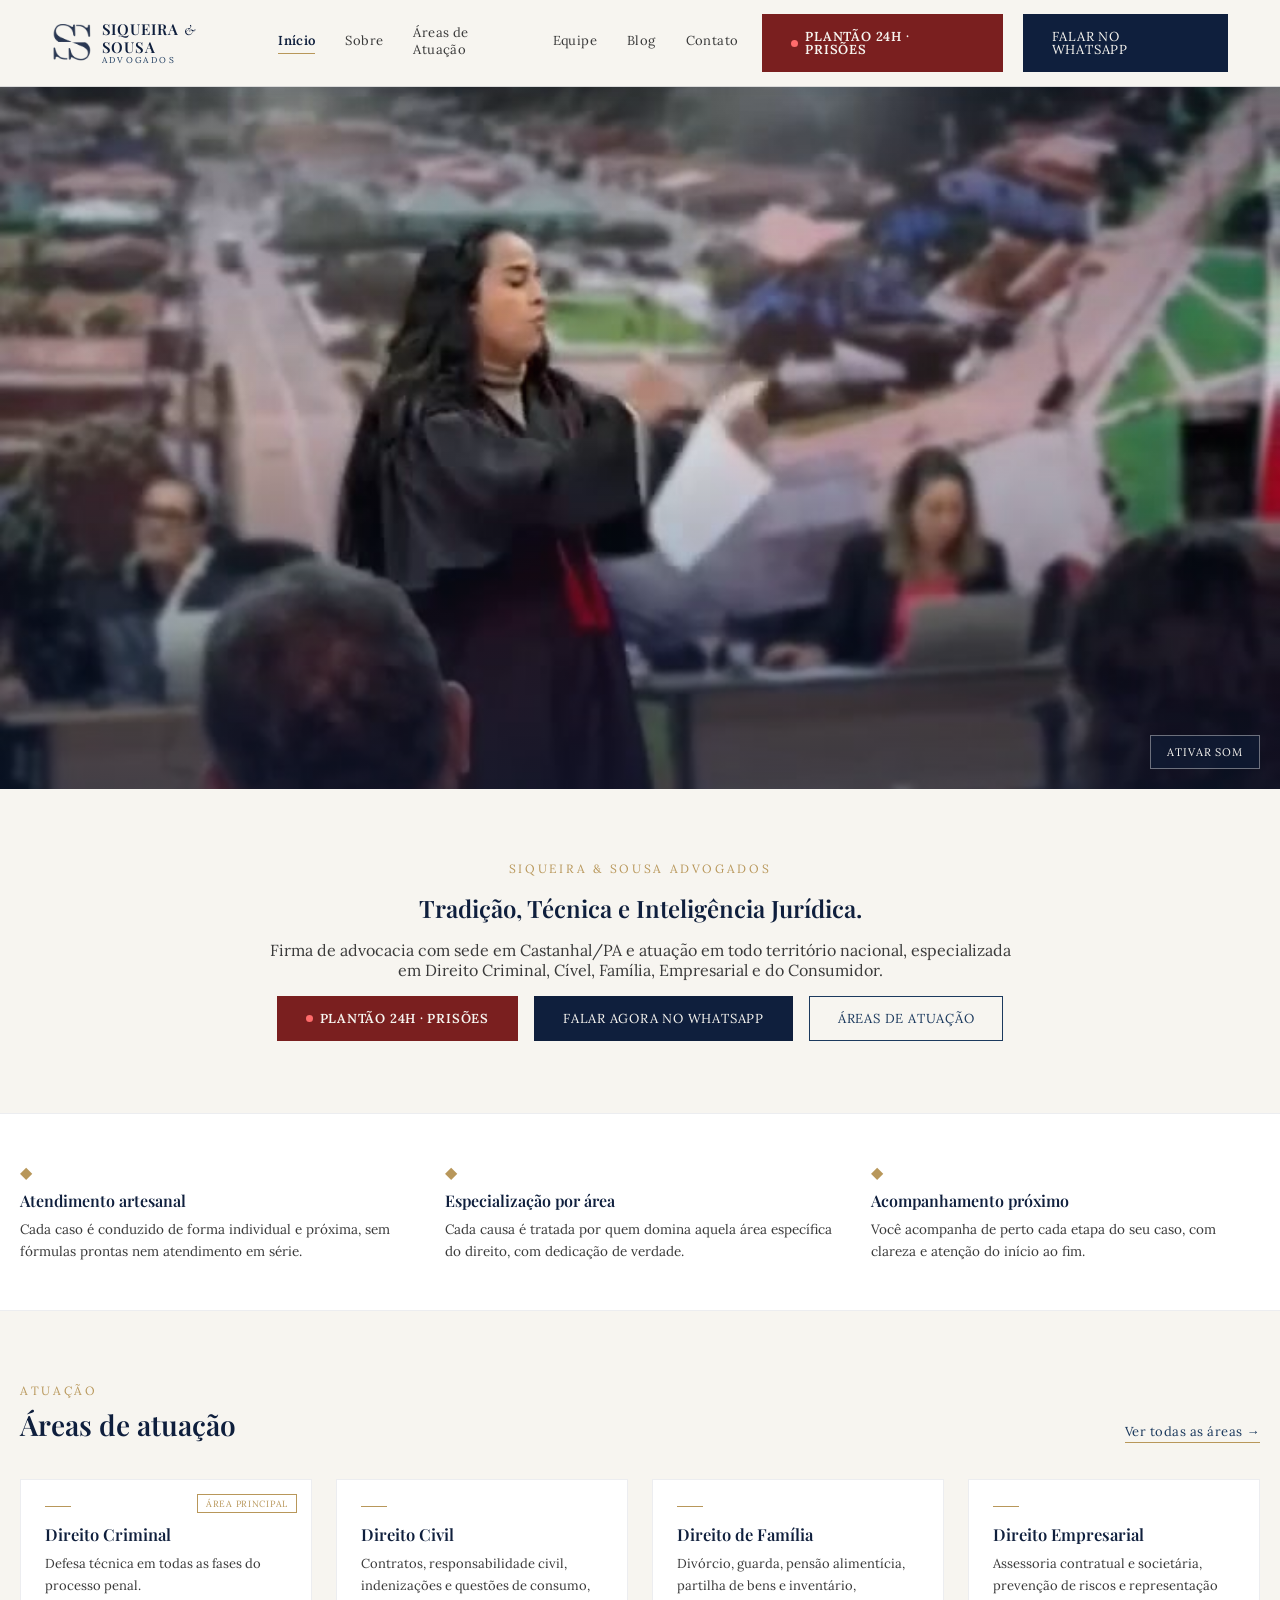
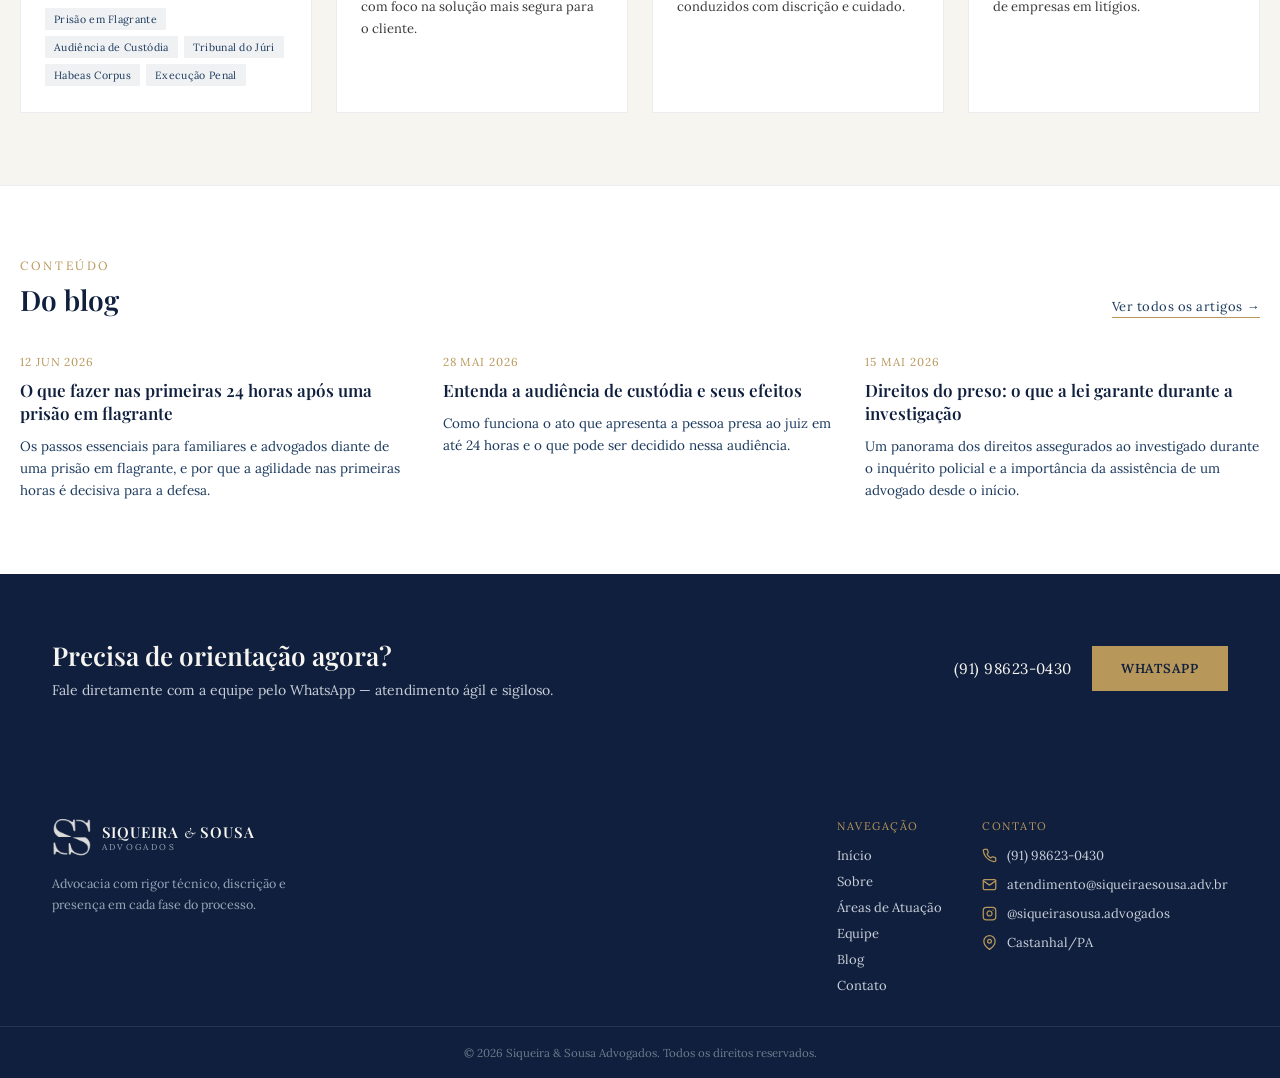
<file: index.html>
<!DOCTYPE html>
<html lang="pt-BR">
<head>
<meta charset="UTF-8">
<meta name="viewport" content="width=device-width, initial-scale=1.0">
<title>Siqueira &amp; Sousa Advogados | Castanhal/PA</title>
<meta name="description" content="Firma de advocacia com sede em Castanhal/PA e atuação em todo território nacional. Direito Criminal, Cível, Família, Empresarial e do Consumidor. Tradição, técnica e inteligência jurídica.">
<link rel="icon" href="assets/logo/logo-mono-navy.png">
<link rel="preconnect" href="https://fonts.googleapis.com">
<link rel="preconnect" href="https://fonts.gstatic.com" crossorigin>
<link href="https://fonts.googleapis.com/css2?family=Playfair+Display:ital,wght@0,500;0,600;0,700;1,500&family=Cormorant+Garamond:ital,wght@0,500;0,600;1,500&family=Lora:ital,wght@0,400;0,500;1,400&display=swap" rel="stylesheet">
<link rel="stylesheet" href="assets/css/style.css">
</head>
<body>

<header class="site-header">
  <div class="header-inner">
    <a href="index.html" class="brand">
      <img src="assets/logo/logo-mono-navy.png" alt="Siqueira & Sousa Advogados">
      <div class="brand-text">
        <span class="brand-name">SIQUEIRA <span class="amp">&amp;</span> SOUSA</span>
        <span class="brand-sub">ADVOGADOS</span>
      </div>
    </a>

    <nav class="main-nav">
      <a href="index.html" class="active">Início</a>
      <a href="sobre.html">Sobre</a>
      <a href="areas.html">Áreas de Atuação</a>
      <a href="equipe.html">Equipe</a>
      <a href="blog.html">Blog</a>
      <a href="contato.html">Contato</a>
    </nav>

    <div class="header-actions">
      <a href="https://wa.me/5591986230430?text=Ol%C3%A1%2C%20preciso%20de%20atendimento%20URGENTE%20-%20poss%C3%ADvel%20pris%C3%A3o%20em%20flagrante." target="_blank" rel="noopener" class="btn btn-urgent">Plantão 24h · Prisões</a>
      <a href="https://wa.me/5591986230430?text=Ol%C3%A1%2C%20preciso%20de%20orienta%C3%A7%C3%A3o%20jur%C3%ADdica." target="_blank" rel="noopener" class="btn btn-solid">Falar no WhatsApp</a>
      <button class="hamburger" aria-label="Menu">
        <span></span><span></span><span></span>
      </button>
    </div>
  </div>
  <nav class="mobile-nav">
    <a href="index.html" class="active">Início</a>
    <a href="sobre.html">Sobre</a>
    <a href="areas.html">Áreas de Atuação</a>
    <a href="equipe.html">Equipe</a>
    <a href="blog.html">Blog</a>
    <a href="contato.html">Contato</a>
    <a href="https://wa.me/5591986230430?text=Ol%C3%A1%2C%20preciso%20de%20atendimento%20URGENTE%20-%20poss%C3%ADvel%20pris%C3%A3o%20em%20flagrante." target="_blank" rel="noopener" class="btn btn-urgent">Plantão 24h · Prisões</a>
    <a href="https://wa.me/5591986230430?text=Ol%C3%A1%2C%20preciso%20de%20orienta%C3%A7%C3%A3o%20jur%C3%ADdica." target="_blank" rel="noopener" class="btn btn-solid">Falar no WhatsApp</a>
  </nav>
</header>

<main>

  <!-- HERO VIDEO -->
  <section class="hero-video-wrap">
    <video id="hero-video" autoplay muted loop playsinline preload="auto" poster="assets/img/poster-hero-reel-v5.jpg">
      <source src="assets/video/hero-reel-v5.mp4" type="video/mp4">
    </video>
    <div class="hero-video-scrim"></div>
    <button class="hero-video-sound" id="hero-sound-toggle" aria-label="Ativar som">Ativar som</button>
  </section>

  <!-- HERO TEXT -->
  <section class="wrap section hero-below">
    <div class="eyebrow">Siqueira &amp; Sousa Advogados</div>
    <h1>Tradição, Técnica e Inteligência Jurídica.</h1>
    <p class="lead" style="margin-left:auto; margin-right:auto;">Firma de advocacia com sede em Castanhal/PA e atuação em todo território nacional, especializada em Direito Criminal, Cível, Família, Empresarial e do Consumidor.</p>
    <div class="cta-row">
      <a href="https://wa.me/5591986230430?text=Ol%C3%A1%2C%20preciso%20de%20atendimento%20URGENTE%20-%20poss%C3%ADvel%20pris%C3%A3o%20em%20flagrante." target="_blank" rel="noopener" class="btn btn-urgent">Plantão 24h · Prisões</a>
      <a href="https://wa.me/5591986230430?text=Ol%C3%A1%2C%20preciso%20de%20orienta%C3%A7%C3%A3o%20jur%C3%ADdica." target="_blank" rel="noopener" class="btn btn-solid">Falar agora no WhatsApp</a>
      <a href="areas.html" class="btn btn-outline">Áreas de atuação</a>
    </div>
  </section>

  <!-- VALUE STRIP -->
  <section class="section-white-both">
    <div class="wrap section-tight value-grid">
      <div class="value-item">
        <div class="diamond">◆</div>
        <div class="value-title">Atendimento artesanal</div>
        <div class="value-desc">Cada caso é conduzido de forma individual e próxima, sem fórmulas prontas nem atendimento em série.</div>
      </div>
      <div class="value-item">
        <div class="diamond">◆</div>
        <div class="value-title">Especialização por área</div>
        <div class="value-desc">Cada causa é tratada por quem domina aquela área específica do direito, com dedicação de verdade.</div>
      </div>
      <div class="value-item">
        <div class="diamond">◆</div>
        <div class="value-title">Acompanhamento próximo</div>
        <div class="value-desc">Você acompanha de perto cada etapa do seu caso, com clareza e atenção do início ao fim.</div>
      </div>
    </div>
  </section>

  <!-- ÁREAS PREVIEW -->
  <section class="wrap section">
    <div class="section-head-row">
      <div>
        <div class="eyebrow" style="margin-bottom:8px;">Atuação</div>
        <h2>Áreas de atuação</h2>
      </div>
      <a href="areas.html" class="see-all">Ver todas as áreas →</a>
    </div>
    <div class="area-grid">
      <div class="area-card">
        <div class="area-badge">Área principal</div>
        <div class="area-rule"></div>
        <div class="area-title">Direito Criminal</div>
        <div class="area-desc">Defesa técnica em todas as fases do processo penal.</div>
        <div class="area-tags">
          <span>Prisão em Flagrante</span>
          <span>Audiência de Custódia</span>
          <span>Tribunal do Júri</span>
          <span>Habeas Corpus</span>
          <span>Execução Penal</span>
        </div>
      </div>
      <div class="area-card">
        <div class="area-rule"></div>
        <div class="area-title">Direito Civil</div>
        <div class="area-desc">Contratos, responsabilidade civil, indenizações e questões de consumo, com foco na solução mais segura para o cliente.</div>
      </div>
      <div class="area-card">
        <div class="area-rule"></div>
        <div class="area-title">Direito de Família</div>
        <div class="area-desc">Divórcio, guarda, pensão alimentícia, partilha de bens e inventário, conduzidos com discrição e cuidado.</div>
      </div>
      <div class="area-card">
        <div class="area-rule"></div>
        <div class="area-title">Direito Empresarial</div>
        <div class="area-desc">Assessoria contratual e societária, prevenção de riscos e representação de empresas em litígios.</div>
      </div>
    </div>
  </section>

  <!-- BLOG PREVIEW -->
  <section class="section-white">
    <div class="wrap section">
      <div class="section-head-row">
        <div>
          <div class="eyebrow" style="margin-bottom:8px;">Conteúdo</div>
          <h2>Do blog</h2>
        </div>
        <a href="blog.html" class="see-all">Ver todos os artigos →</a>
      </div>
      <div class="blog-grid" id="blog-preview-grid">
        <!-- Preenchido automaticamente a partir de assets/data/posts.js -->
      </div>
    </div>
  </section>

  <!-- CTA BANNER -->
  <section class="cta-banner">
    <div class="cta-banner-inner">
      <div>
        <h2>Precisa de orientação agora?</h2>
        <p>Fale diretamente com a equipe pelo WhatsApp — atendimento ágil e sigiloso.</p>
      </div>
      <div class="cta-banner-actions">
        <span class="cta-banner-phone">(91) 98623-0430</span>
        <a href="https://wa.me/5591986230430?text=Ol%C3%A1%2C%20preciso%20de%20orienta%C3%A7%C3%A3o%20jur%C3%ADdica." target="_blank" rel="noopener" class="btn btn-gold">WhatsApp</a>
      </div>
    </div>
  </section>

</main>

<footer class="site-footer">
  <div class="footer-inner">
    <div class="footer-brand">
      <a href="index.html" class="brand">
        <img src="assets/logo/logo-mono-cream.png" alt="Siqueira & Sousa Advogados">
        <div class="brand-text">
          <span class="brand-name">SIQUEIRA <span class="amp">&amp;</span> SOUSA</span>
          <span class="brand-sub">ADVOGADOS</span>
        </div>
      </a>
      <p class="footer-tagline">Advocacia com rigor técnico, discrição e presença em cada fase do processo.</p>
    </div>
    <div>
      <div class="footer-col-title">Navegação</div>
      <div class="footer-links">
        <a href="index.html">Início</a>
        <a href="sobre.html">Sobre</a>
        <a href="areas.html">Áreas de Atuação</a>
        <a href="equipe.html">Equipe</a>
        <a href="blog.html">Blog</a>
        <a href="contato.html">Contato</a>
      </div>
    </div>
    <div>
      <div class="footer-col-title">Contato</div>
      <div class="footer-contact">
        <div><svg viewBox="0 0 24 24" fill="none" stroke="currentColor" stroke-width="2" stroke-linecap="round" stroke-linejoin="round"><path d="M22 16.92v3a2 2 0 0 1-2.18 2 19.79 19.79 0 0 1-8.63-3.07 19.5 19.5 0 0 1-6-6 19.79 19.79 0 0 1-3.07-8.67A2 2 0 0 1 4.11 2h3a2 2 0 0 1 2 1.72c.127.96.361 1.903.7 2.81a2 2 0 0 1-.45 2.11L8.09 9.91a16 16 0 0 0 6 6l1.27-1.27a2 2 0 0 1 2.11-.45c.907.339 1.85.573 2.81.7A2 2 0 0 1 22 16.92z"></path></svg>(91) 98623-0430</div>
        <div><svg viewBox="0 0 24 24" fill="none" stroke="currentColor" stroke-width="2" stroke-linecap="round" stroke-linejoin="round"><path d="M4 4h16c1.1 0 2 .9 2 2v12c0 1.1-.9 2-2 2H4c-1.1 0-2-.9-2-2V6c0-1.1.9-2 2-2z"></path><polyline points="22 6 12 13 2 6"></polyline></svg>atendimento@siqueiraesousa.adv.br</div>
        <div><svg viewBox="0 0 24 24" fill="none" stroke="currentColor" stroke-width="2" stroke-linecap="round" stroke-linejoin="round"><rect x="2" y="2" width="20" height="20" rx="5" ry="5"></rect><path d="M16 11.37A4 4 0 1 1 12.63 8 4 4 0 0 1 16 11.37z"></path><line x1="17.5" y1="6.5" x2="17.5" y2="6.5"></line></svg>@siqueirasousa.advogados</div>
        <div><svg viewBox="0 0 24 24" fill="none" stroke="currentColor" stroke-width="2" stroke-linecap="round" stroke-linejoin="round"><path d="M21 10c0 7-9 13-9 13s-9-6-9-13a9 9 0 0 1 18 0z"></path><circle cx="12" cy="10" r="3"></circle></svg>Castanhal/PA</div>
      </div>
    </div>
  </div>
  <div class="footer-bottom">© <span id="footer-year">2026</span> Siqueira &amp; Sousa Advogados. Todos os direitos reservados.</div>
</footer>

<script src="assets/data/posts.js"></script>
<script src="assets/js/blog.js"></script>
<script src="assets/js/main.js"></script>
</body>
</html>
</file>
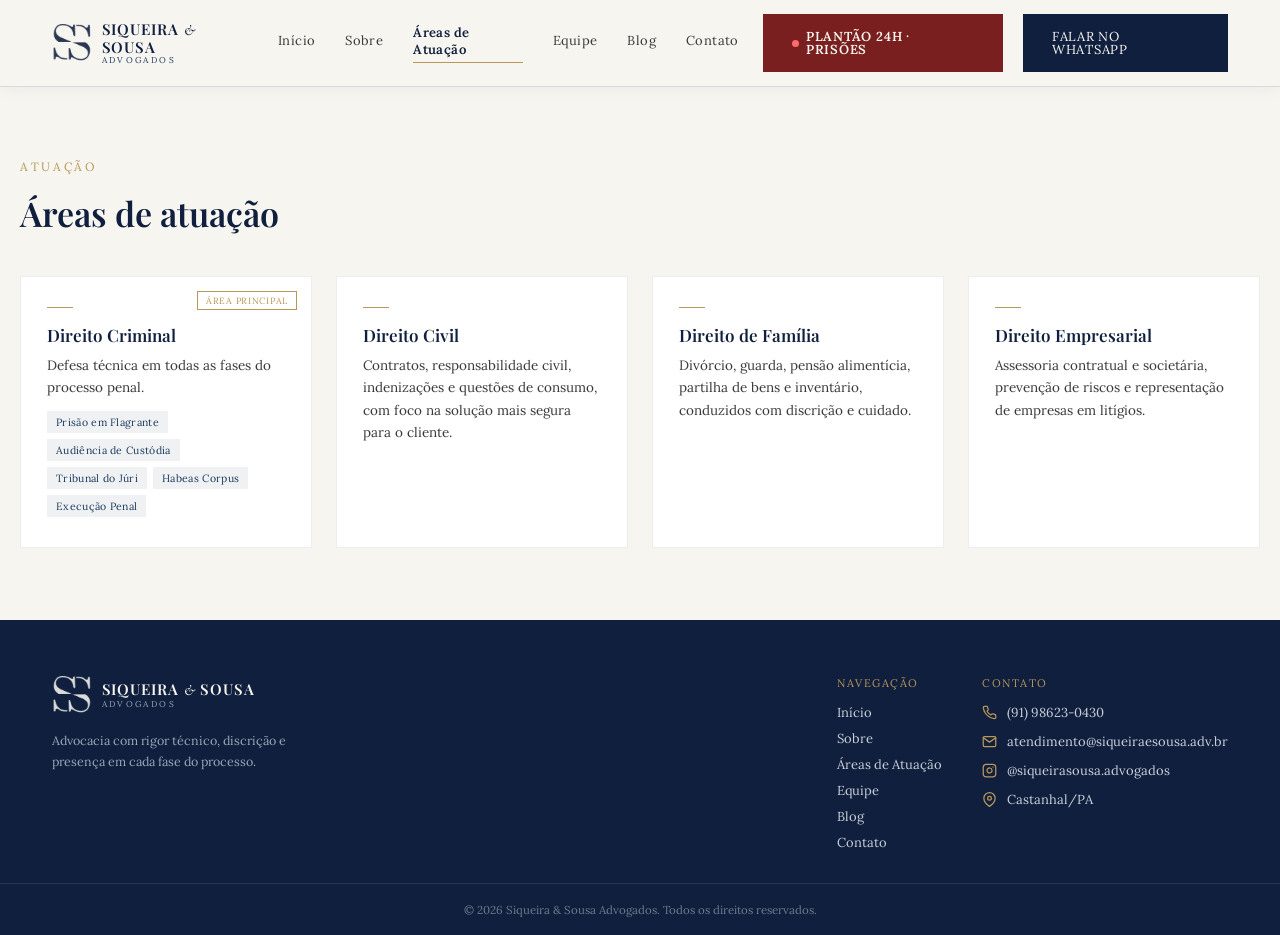
<file: areas.html>
<!DOCTYPE html>
<html lang="pt-BR">
<head>
<meta charset="UTF-8">
<meta name="viewport" content="width=device-width, initial-scale=1.0">
<title>Áreas de Atuação | Siqueira &amp; Sousa Advogados</title>
<meta name="description" content="Direito Criminal, Cível, de Família e Empresarial. Conheça as áreas de atuação do Siqueira & Sousa Advogados em Castanhal/PA.">
<link rel="icon" href="assets/logo/logo-mono-navy.png">
<link rel="preconnect" href="https://fonts.googleapis.com">
<link rel="preconnect" href="https://fonts.gstatic.com" crossorigin>
<link href="https://fonts.googleapis.com/css2?family=Playfair+Display:ital,wght@0,500;0,600;0,700;1,500&family=Cormorant+Garamond:ital,wght@0,500;0,600;1,500&family=Lora:ital,wght@0,400;0,500;1,400&display=swap" rel="stylesheet">
<link rel="stylesheet" href="assets/css/style.css">
</head>
<body>

<header class="site-header">
  <div class="header-inner">
    <a href="index.html" class="brand">
      <img src="assets/logo/logo-mono-navy.png" alt="Siqueira & Sousa Advogados">
      <div class="brand-text">
        <span class="brand-name">SIQUEIRA <span class="amp">&amp;</span> SOUSA</span>
        <span class="brand-sub">ADVOGADOS</span>
      </div>
    </a>

    <nav class="main-nav">
      <a href="index.html">Início</a>
      <a href="sobre.html">Sobre</a>
      <a href="areas.html" class="active">Áreas de Atuação</a>
      <a href="equipe.html">Equipe</a>
      <a href="blog.html">Blog</a>
      <a href="contato.html">Contato</a>
    </nav>

    <div class="header-actions">
      <a href="https://wa.me/5591986230430?text=Ol%C3%A1%2C%20preciso%20de%20atendimento%20URGENTE%20-%20poss%C3%ADvel%20pris%C3%A3o%20em%20flagrante." target="_blank" rel="noopener" class="btn btn-urgent">Plantão 24h · Prisões</a>
      <a href="https://wa.me/5591986230430?text=Ol%C3%A1%2C%20preciso%20de%20orienta%C3%A7%C3%A3o%20jur%C3%ADdica." target="_blank" rel="noopener" class="btn btn-solid">Falar no WhatsApp</a>
      <button class="hamburger" aria-label="Menu">
        <span></span><span></span><span></span>
      </button>
    </div>
  </div>
  <nav class="mobile-nav">
    <a href="index.html">Início</a>
    <a href="sobre.html">Sobre</a>
    <a href="areas.html" class="active">Áreas de Atuação</a>
    <a href="equipe.html">Equipe</a>
    <a href="blog.html">Blog</a>
    <a href="contato.html">Contato</a>
    <a href="https://wa.me/5591986230430?text=Ol%C3%A1%2C%20preciso%20de%20atendimento%20URGENTE%20-%20poss%C3%ADvel%20pris%C3%A3o%20em%20flagrante." target="_blank" rel="noopener" class="btn btn-urgent">Plantão 24h · Prisões</a>
    <a href="https://wa.me/5591986230430?text=Ol%C3%A1%2C%20preciso%20de%20orienta%C3%A7%C3%A3o%20jur%C3%ADdica." target="_blank" rel="noopener" class="btn btn-solid">Falar no WhatsApp</a>
  </nav>
</header>

<main>
  <section class="wrap section">
    <div class="eyebrow">Atuação</div>
    <h1 style="font-size:34px; margin-bottom:40px;">Áreas de atuação</h1>
    <div class="area-grid">
      <div class="area-card big">
        <div class="area-badge">Área principal</div>
        <div class="area-rule"></div>
        <div class="area-title" style="font-size:17px;">Direito Criminal</div>
        <div class="area-desc" style="font-size:13.5px;">Defesa técnica em todas as fases do processo penal.</div>
        <div class="area-tags">
          <span>Prisão em Flagrante</span>
          <span>Audiência de Custódia</span>
          <span>Tribunal do Júri</span>
          <span>Habeas Corpus</span>
          <span>Execução Penal</span>
        </div>
      </div>
      <div class="area-card big">
        <div class="area-rule"></div>
        <div class="area-title" style="font-size:17px;">Direito Civil</div>
        <div class="area-desc" style="font-size:13.5px;">Contratos, responsabilidade civil, indenizações e questões de consumo, com foco na solução mais segura para o cliente.</div>
      </div>
      <div class="area-card big">
        <div class="area-rule"></div>
        <div class="area-title" style="font-size:17px;">Direito de Família</div>
        <div class="area-desc" style="font-size:13.5px;">Divórcio, guarda, pensão alimentícia, partilha de bens e inventário, conduzidos com discrição e cuidado.</div>
      </div>
      <div class="area-card big">
        <div class="area-rule"></div>
        <div class="area-title" style="font-size:17px;">Direito Empresarial</div>
        <div class="area-desc" style="font-size:13.5px;">Assessoria contratual e societária, prevenção de riscos e representação de empresas em litígios.</div>
      </div>
    </div>
  </section>
</main>

<footer class="site-footer">
  <div class="footer-inner">
    <div class="footer-brand">
      <a href="index.html" class="brand">
        <img src="assets/logo/logo-mono-cream.png" alt="Siqueira & Sousa Advogados">
        <div class="brand-text">
          <span class="brand-name">SIQUEIRA <span class="amp">&amp;</span> SOUSA</span>
          <span class="brand-sub">ADVOGADOS</span>
        </div>
      </a>
      <p class="footer-tagline">Advocacia com rigor técnico, discrição e presença em cada fase do processo.</p>
    </div>
    <div>
      <div class="footer-col-title">Navegação</div>
      <div class="footer-links">
        <a href="index.html">Início</a>
        <a href="sobre.html">Sobre</a>
        <a href="areas.html">Áreas de Atuação</a>
        <a href="equipe.html">Equipe</a>
        <a href="blog.html">Blog</a>
        <a href="contato.html">Contato</a>
      </div>
    </div>
    <div>
      <div class="footer-col-title">Contato</div>
      <div class="footer-contact">
        <div><svg viewBox="0 0 24 24" fill="none" stroke="currentColor" stroke-width="2" stroke-linecap="round" stroke-linejoin="round"><path d="M22 16.92v3a2 2 0 0 1-2.18 2 19.79 19.79 0 0 1-8.63-3.07 19.5 19.5 0 0 1-6-6 19.79 19.79 0 0 1-3.07-8.67A2 2 0 0 1 4.11 2h3a2 2 0 0 1 2 1.72c.127.96.361 1.903.7 2.81a2 2 0 0 1-.45 2.11L8.09 9.91a16 16 0 0 0 6 6l1.27-1.27a2 2 0 0 1 2.11-.45c.907.339 1.85.573 2.81.7A2 2 0 0 1 22 16.92z"></path></svg>(91) 98623-0430</div>
        <div><svg viewBox="0 0 24 24" fill="none" stroke="currentColor" stroke-width="2" stroke-linecap="round" stroke-linejoin="round"><path d="M4 4h16c1.1 0 2 .9 2 2v12c0 1.1-.9 2-2 2H4c-1.1 0-2-.9-2-2V6c0-1.1.9-2 2-2z"></path><polyline points="22 6 12 13 2 6"></polyline></svg>atendimento@siqueiraesousa.adv.br</div>
        <div><svg viewBox="0 0 24 24" fill="none" stroke="currentColor" stroke-width="2" stroke-linecap="round" stroke-linejoin="round"><rect x="2" y="2" width="20" height="20" rx="5" ry="5"></rect><path d="M16 11.37A4 4 0 1 1 12.63 8 4 4 0 0 1 16 11.37z"></path><line x1="17.5" y1="6.5" x2="17.5" y2="6.5"></line></svg>@siqueirasousa.advogados</div>
        <div><svg viewBox="0 0 24 24" fill="none" stroke="currentColor" stroke-width="2" stroke-linecap="round" stroke-linejoin="round"><path d="M21 10c0 7-9 13-9 13s-9-6-9-13a9 9 0 0 1 18 0z"></path><circle cx="12" cy="10" r="3"></circle></svg>Castanhal/PA</div>
      </div>
    </div>
  </div>
  <div class="footer-bottom">© <span id="footer-year">2026</span> Siqueira &amp; Sousa Advogados. Todos os direitos reservados.</div>
</footer>

<script src="assets/js/main.js"></script>
</body>
</html>
</file>
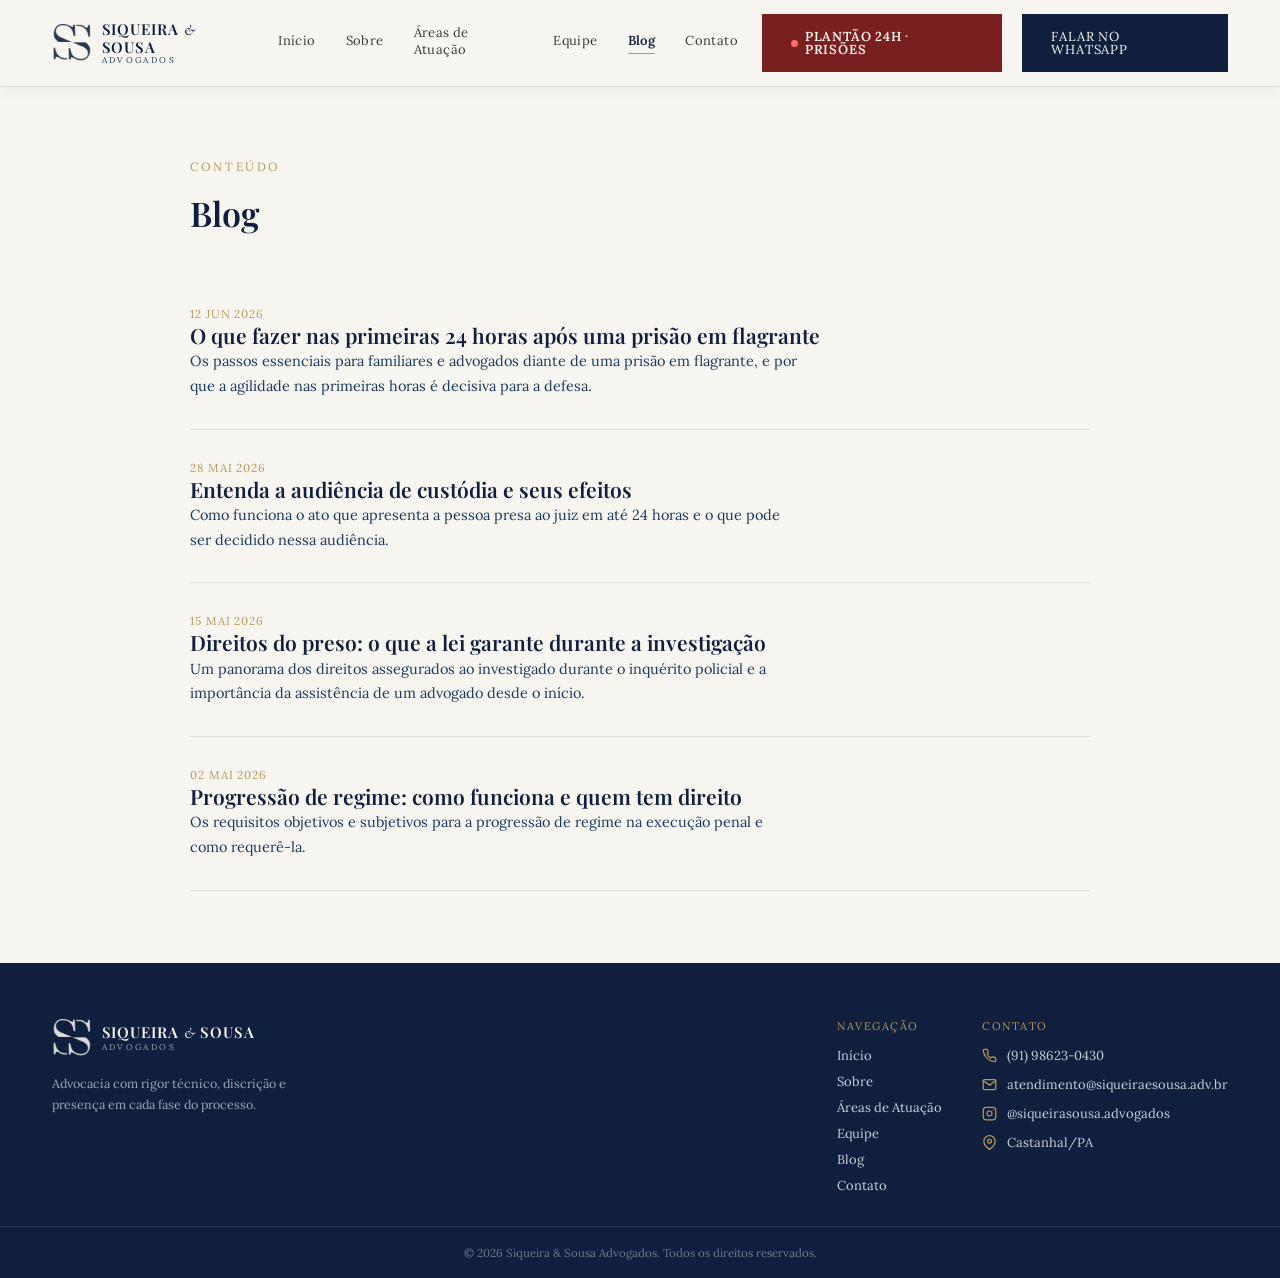
<file: blog.html>
<!DOCTYPE html>
<html lang="pt-BR">
<head>
<meta charset="UTF-8">
<meta name="viewport" content="width=device-width, initial-scale=1.0">
<title>Blog | Siqueira &amp; Sousa Advogados</title>
<meta name="description" content="Conteúdo jurídico sobre direito criminal e processo penal, pelo Siqueira & Sousa Advogados.">
<link rel="icon" href="assets/logo/logo-mono-navy.png">
<link rel="preconnect" href="https://fonts.googleapis.com">
<link rel="preconnect" href="https://fonts.gstatic.com" crossorigin>
<link href="https://fonts.googleapis.com/css2?family=Playfair+Display:ital,wght@0,500;0,600;0,700;1,500&family=Cormorant+Garamond:ital,wght@0,500;0,600;1,500&family=Lora:ital,wght@0,400;0,500;1,400&display=swap" rel="stylesheet">
<link rel="stylesheet" href="assets/css/style.css">
</head>
<body>

<header class="site-header">
  <div class="header-inner">
    <a href="index.html" class="brand">
      <img src="assets/logo/logo-mono-navy.png" alt="Siqueira & Sousa Advogados">
      <div class="brand-text">
        <span class="brand-name">SIQUEIRA <span class="amp">&amp;</span> SOUSA</span>
        <span class="brand-sub">ADVOGADOS</span>
      </div>
    </a>

    <nav class="main-nav">
      <a href="index.html">Início</a>
      <a href="sobre.html">Sobre</a>
      <a href="areas.html">Áreas de Atuação</a>
      <a href="equipe.html">Equipe</a>
      <a href="blog.html" class="active">Blog</a>
      <a href="contato.html">Contato</a>
    </nav>

    <div class="header-actions">
      <a href="https://wa.me/5591986230430?text=Ol%C3%A1%2C%20preciso%20de%20atendimento%20URGENTE%20-%20poss%C3%ADvel%20pris%C3%A3o%20em%20flagrante." target="_blank" rel="noopener" class="btn btn-urgent">Plantão 24h · Prisões</a>
      <a href="https://wa.me/5591986230430?text=Ol%C3%A1%2C%20preciso%20de%20orienta%C3%A7%C3%A3o%20jur%C3%ADdica." target="_blank" rel="noopener" class="btn btn-solid">Falar no WhatsApp</a>
      <button class="hamburger" aria-label="Menu">
        <span></span><span></span><span></span>
      </button>
    </div>
  </div>
  <nav class="mobile-nav">
    <a href="index.html">Início</a>
    <a href="sobre.html">Sobre</a>
    <a href="areas.html">Áreas de Atuação</a>
    <a href="equipe.html">Equipe</a>
    <a href="blog.html" class="active">Blog</a>
    <a href="contato.html">Contato</a>
    <a href="https://wa.me/5591986230430?text=Ol%C3%A1%2C%20preciso%20de%20atendimento%20URGENTE%20-%20poss%C3%ADvel%20pris%C3%A3o%20em%20flagrante." target="_blank" rel="noopener" class="btn btn-urgent">Plantão 24h · Prisões</a>
    <a href="https://wa.me/5591986230430?text=Ol%C3%A1%2C%20preciso%20de%20orienta%C3%A7%C3%A3o%20jur%C3%ADdica." target="_blank" rel="noopener" class="btn btn-solid">Falar no WhatsApp</a>
  </nav>
</header>

<main>
  <section class="wrap-narrow section">
    <div class="eyebrow">Conteúdo</div>
    <h1 style="font-size:34px; margin-bottom:40px;">Blog</h1>
    <div id="blog-list">
      <!-- Preenchido automaticamente a partir de assets/data/posts.js -->
    </div>
  </section>
</main>

<footer class="site-footer">
  <div class="footer-inner">
    <div class="footer-brand">
      <a href="index.html" class="brand">
        <img src="assets/logo/logo-mono-cream.png" alt="Siqueira & Sousa Advogados">
        <div class="brand-text">
          <span class="brand-name">SIQUEIRA <span class="amp">&amp;</span> SOUSA</span>
          <span class="brand-sub">ADVOGADOS</span>
        </div>
      </a>
      <p class="footer-tagline">Advocacia com rigor técnico, discrição e presença em cada fase do processo.</p>
    </div>
    <div>
      <div class="footer-col-title">Navegação</div>
      <div class="footer-links">
        <a href="index.html">Início</a>
        <a href="sobre.html">Sobre</a>
        <a href="areas.html">Áreas de Atuação</a>
        <a href="equipe.html">Equipe</a>
        <a href="blog.html">Blog</a>
        <a href="contato.html">Contato</a>
      </div>
    </div>
    <div>
      <div class="footer-col-title">Contato</div>
      <div class="footer-contact">
        <div><svg viewBox="0 0 24 24" fill="none" stroke="currentColor" stroke-width="2" stroke-linecap="round" stroke-linejoin="round"><path d="M22 16.92v3a2 2 0 0 1-2.18 2 19.79 19.79 0 0 1-8.63-3.07 19.5 19.5 0 0 1-6-6 19.79 19.79 0 0 1-3.07-8.67A2 2 0 0 1 4.11 2h3a2 2 0 0 1 2 1.72c.127.96.361 1.903.7 2.81a2 2 0 0 1-.45 2.11L8.09 9.91a16 16 0 0 0 6 6l1.27-1.27a2 2 0 0 1 2.11-.45c.907.339 1.85.573 2.81.7A2 2 0 0 1 22 16.92z"></path></svg>(91) 98623-0430</div>
        <div><svg viewBox="0 0 24 24" fill="none" stroke="currentColor" stroke-width="2" stroke-linecap="round" stroke-linejoin="round"><path d="M4 4h16c1.1 0 2 .9 2 2v12c0 1.1-.9 2-2 2H4c-1.1 0-2-.9-2-2V6c0-1.1.9-2 2-2z"></path><polyline points="22 6 12 13 2 6"></polyline></svg>atendimento@siqueiraesousa.adv.br</div>
        <div><svg viewBox="0 0 24 24" fill="none" stroke="currentColor" stroke-width="2" stroke-linecap="round" stroke-linejoin="round"><rect x="2" y="2" width="20" height="20" rx="5" ry="5"></rect><path d="M16 11.37A4 4 0 1 1 12.63 8 4 4 0 0 1 16 11.37z"></path><line x1="17.5" y1="6.5" x2="17.5" y2="6.5"></line></svg>@siqueirasousa.advogados</div>
        <div><svg viewBox="0 0 24 24" fill="none" stroke="currentColor" stroke-width="2" stroke-linecap="round" stroke-linejoin="round"><path d="M21 10c0 7-9 13-9 13s-9-6-9-13a9 9 0 0 1 18 0z"></path><circle cx="12" cy="10" r="3"></circle></svg>Castanhal/PA</div>
      </div>
    </div>
  </div>
  <div class="footer-bottom">© <span id="footer-year">2026</span> Siqueira &amp; Sousa Advogados. Todos os direitos reservados.</div>
</footer>

<script src="assets/data/posts.js"></script>
<script src="assets/js/blog.js"></script>
<script src="assets/js/main.js"></script>
</body>
</html>
</file>
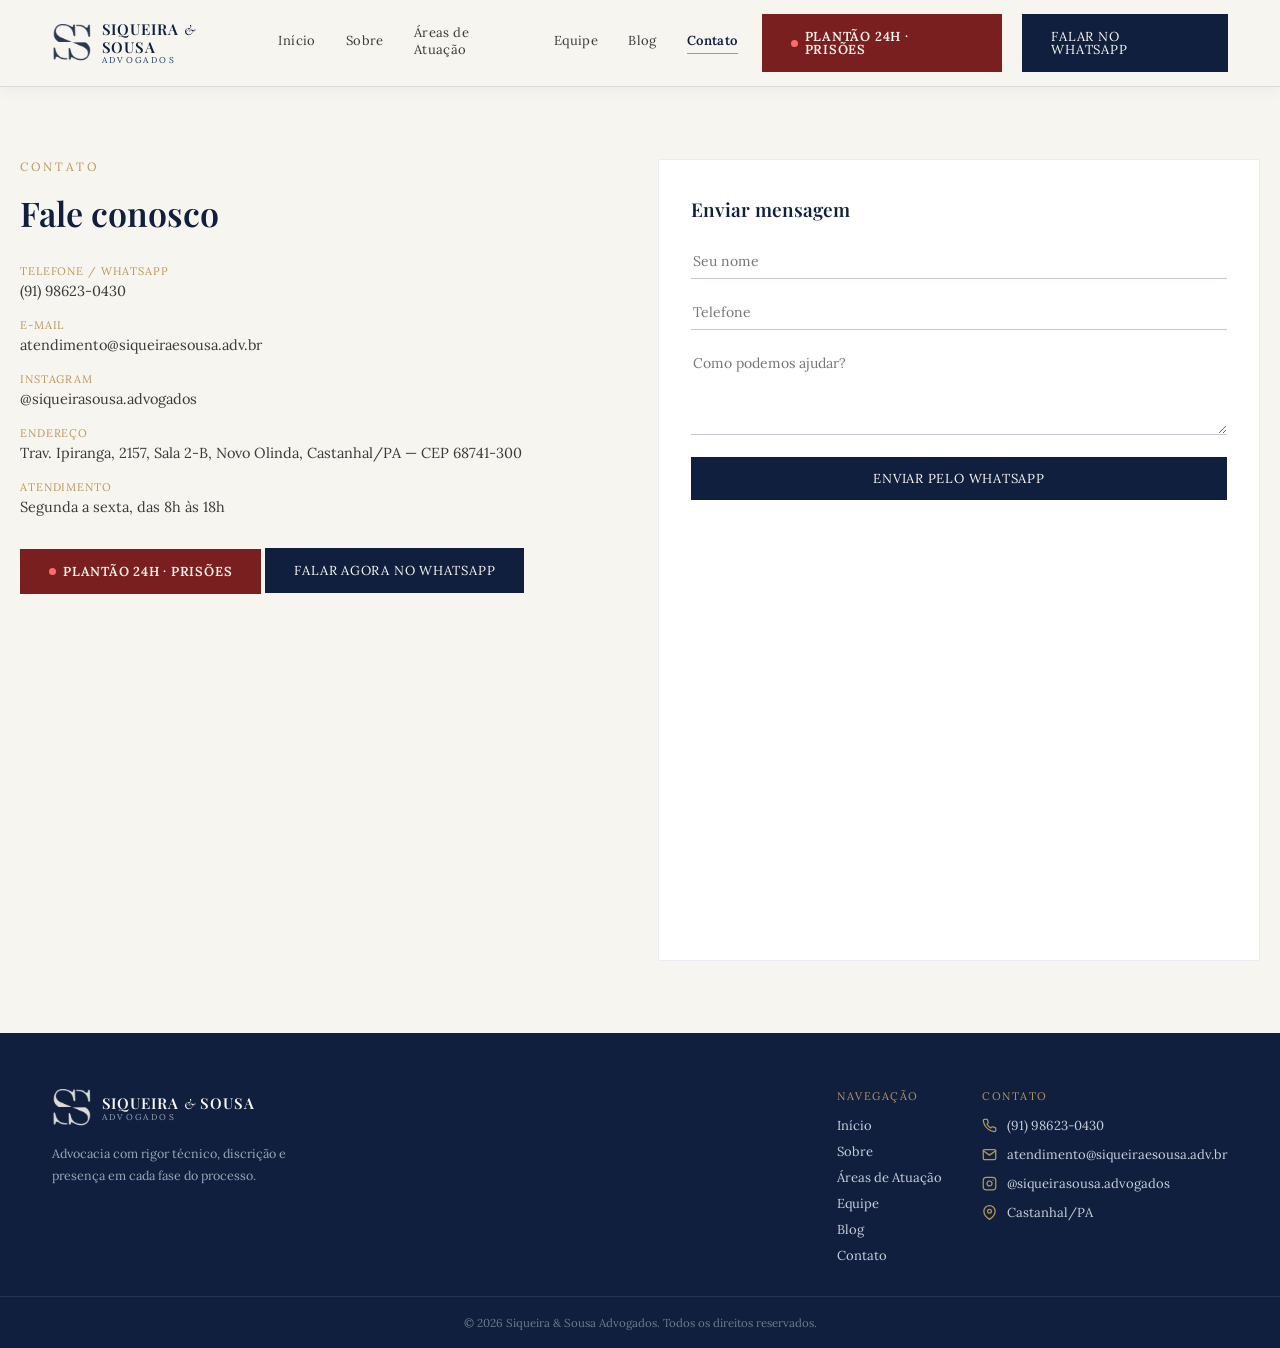
<file: contato.html>
<!DOCTYPE html>
<html lang="pt-BR">
<head>
<meta charset="UTF-8">
<meta name="viewport" content="width=device-width, initial-scale=1.0">
<title>Contato | Siqueira &amp; Sousa Advogados</title>
<meta name="description" content="Fale com o Siqueira & Sousa Advogados em Castanhal/PA. Telefone, WhatsApp, e-mail, Instagram e endereço.">
<link rel="icon" href="assets/logo/logo-mono-navy.png">
<link rel="preconnect" href="https://fonts.googleapis.com">
<link rel="preconnect" href="https://fonts.gstatic.com" crossorigin>
<link href="https://fonts.googleapis.com/css2?family=Playfair+Display:ital,wght@0,500;0,600;0,700;1,500&family=Cormorant+Garamond:ital,wght@0,500;0,600;1,500&family=Lora:ital,wght@0,400;0,500;1,400&display=swap" rel="stylesheet">
<link rel="stylesheet" href="assets/css/style.css">
</head>
<body>

<header class="site-header">
  <div class="header-inner">
    <a href="index.html" class="brand">
      <img src="assets/logo/logo-mono-navy.png" alt="Siqueira & Sousa Advogados">
      <div class="brand-text">
        <span class="brand-name">SIQUEIRA <span class="amp">&amp;</span> SOUSA</span>
        <span class="brand-sub">ADVOGADOS</span>
      </div>
    </a>

    <nav class="main-nav">
      <a href="index.html">Início</a>
      <a href="sobre.html">Sobre</a>
      <a href="areas.html">Áreas de Atuação</a>
      <a href="equipe.html">Equipe</a>
      <a href="blog.html">Blog</a>
      <a href="contato.html" class="active">Contato</a>
    </nav>

    <div class="header-actions">
      <a href="https://wa.me/5591986230430?text=Ol%C3%A1%2C%20preciso%20de%20atendimento%20URGENTE%20-%20poss%C3%ADvel%20pris%C3%A3o%20em%20flagrante." target="_blank" rel="noopener" class="btn btn-urgent">Plantão 24h · Prisões</a>
      <a href="https://wa.me/5591986230430?text=Ol%C3%A1%2C%20preciso%20de%20orienta%C3%A7%C3%A3o%20jur%C3%ADdica." target="_blank" rel="noopener" class="btn btn-solid">Falar no WhatsApp</a>
      <button class="hamburger" aria-label="Menu">
        <span></span><span></span><span></span>
      </button>
    </div>
  </div>
  <nav class="mobile-nav">
    <a href="index.html">Início</a>
    <a href="sobre.html">Sobre</a>
    <a href="areas.html">Áreas de Atuação</a>
    <a href="equipe.html">Equipe</a>
    <a href="blog.html">Blog</a>
    <a href="contato.html" class="active">Contato</a>
    <a href="https://wa.me/5591986230430?text=Ol%C3%A1%2C%20preciso%20de%20atendimento%20URGENTE%20-%20poss%C3%ADvel%20pris%C3%A3o%20em%20flagrante." target="_blank" rel="noopener" class="btn btn-urgent">Plantão 24h · Prisões</a>
    <a href="https://wa.me/5591986230430?text=Ol%C3%A1%2C%20preciso%20de%20orienta%C3%A7%C3%A3o%20jur%C3%ADdica." target="_blank" rel="noopener" class="btn btn-solid">Falar no WhatsApp</a>
  </nav>
</header>

<main>
  <section class="wrap section contact-layout">
    <div class="contact-info">
      <div class="eyebrow">Contato</div>
      <h1 style="font-size:34px; margin-bottom:28px;">Fale conosco</h1>

      <div class="contact-list">
        <div class="contact-item">
          <span class="label">Telefone / WhatsApp</span>
          (91) 98623-0430
        </div>
        <div class="contact-item">
          <span class="label">E-mail</span>
          atendimento@siqueiraesousa.adv.br
        </div>
        <div class="contact-item">
          <span class="label">Instagram</span>
          @siqueirasousa.advogados
        </div>
        <div class="contact-item">
          <span class="label">Endereço</span>
          Trav. Ipiranga, 2157, Sala 2-B, Novo Olinda, Castanhal/PA — CEP 68741-300
        </div>
        <div class="contact-item">
          <span class="label">Atendimento</span>
          Segunda a sexta, das 8h às 18h
        </div>
      </div>

      <a href="https://wa.me/5591986230430?text=Ol%C3%A1%2C%20preciso%20de%20atendimento%20URGENTE%20-%20poss%C3%ADvel%20pris%C3%A3o%20em%20flagrante." target="_blank" rel="noopener" class="btn btn-urgent">Plantão 24h · Prisões</a>
      <a href="https://wa.me/5591986230430?text=Ol%C3%A1%2C%20preciso%20de%20orienta%C3%A7%C3%A3o%20jur%C3%ADdica." target="_blank" rel="noopener" class="btn btn-solid">Falar agora no WhatsApp</a>

      <div class="map-wrap ratio-16-9">
        <iframe
          src="https://www.google.com/maps?q=Trav.+Ipiranga,+2157,+Novo+Olinda,+Castanhal+-+PA,+68741-300&output=embed"
          loading="lazy"
          referrerpolicy="no-referrer-when-downgrade"
          title="Localização do escritório Siqueira & Sousa Advogados">
        </iframe>
      </div>
    </div>

    <div class="contact-form-card">
      <h2>Enviar mensagem</h2>
      <form id="contact-form" class="form-stack">
        <input type="text" id="form-name" class="form-field" placeholder="Seu nome" required>
        <input type="tel" id="form-phone" class="form-field" placeholder="Telefone">
        <textarea id="form-message" class="form-field" placeholder="Como podemos ajudar?" rows="4"></textarea>
        <button type="submit" class="btn btn-solid form-submit">Enviar pelo WhatsApp</button>
      </form>
    </div>
  </section>
</main>

<footer class="site-footer">
  <div class="footer-inner">
    <div class="footer-brand">
      <a href="index.html" class="brand">
        <img src="assets/logo/logo-mono-cream.png" alt="Siqueira & Sousa Advogados">
        <div class="brand-text">
          <span class="brand-name">SIQUEIRA <span class="amp">&amp;</span> SOUSA</span>
          <span class="brand-sub">ADVOGADOS</span>
        </div>
      </a>
      <p class="footer-tagline">Advocacia com rigor técnico, discrição e presença em cada fase do processo.</p>
    </div>
    <div>
      <div class="footer-col-title">Navegação</div>
      <div class="footer-links">
        <a href="index.html">Início</a>
        <a href="sobre.html">Sobre</a>
        <a href="areas.html">Áreas de Atuação</a>
        <a href="equipe.html">Equipe</a>
        <a href="blog.html">Blog</a>
        <a href="contato.html">Contato</a>
      </div>
    </div>
    <div>
      <div class="footer-col-title">Contato</div>
      <div class="footer-contact">
        <div><svg viewBox="0 0 24 24" fill="none" stroke="currentColor" stroke-width="2" stroke-linecap="round" stroke-linejoin="round"><path d="M22 16.92v3a2 2 0 0 1-2.18 2 19.79 19.79 0 0 1-8.63-3.07 19.5 19.5 0 0 1-6-6 19.79 19.79 0 0 1-3.07-8.67A2 2 0 0 1 4.11 2h3a2 2 0 0 1 2 1.72c.127.96.361 1.903.7 2.81a2 2 0 0 1-.45 2.11L8.09 9.91a16 16 0 0 0 6 6l1.27-1.27a2 2 0 0 1 2.11-.45c.907.339 1.85.573 2.81.7A2 2 0 0 1 22 16.92z"></path></svg>(91) 98623-0430</div>
        <div><svg viewBox="0 0 24 24" fill="none" stroke="currentColor" stroke-width="2" stroke-linecap="round" stroke-linejoin="round"><path d="M4 4h16c1.1 0 2 .9 2 2v12c0 1.1-.9 2-2 2H4c-1.1 0-2-.9-2-2V6c0-1.1.9-2 2-2z"></path><polyline points="22 6 12 13 2 6"></polyline></svg>atendimento@siqueiraesousa.adv.br</div>
        <div><svg viewBox="0 0 24 24" fill="none" stroke="currentColor" stroke-width="2" stroke-linecap="round" stroke-linejoin="round"><rect x="2" y="2" width="20" height="20" rx="5" ry="5"></rect><path d="M16 11.37A4 4 0 1 1 12.63 8 4 4 0 0 1 16 11.37z"></path><line x1="17.5" y1="6.5" x2="17.5" y2="6.5"></line></svg>@siqueirasousa.advogados</div>
        <div><svg viewBox="0 0 24 24" fill="none" stroke="currentColor" stroke-width="2" stroke-linecap="round" stroke-linejoin="round"><path d="M21 10c0 7-9 13-9 13s-9-6-9-13a9 9 0 0 1 18 0z"></path><circle cx="12" cy="10" r="3"></circle></svg>Castanhal/PA</div>
      </div>
    </div>
  </div>
  <div class="footer-bottom">© <span id="footer-year">2026</span> Siqueira &amp; Sousa Advogados. Todos os direitos reservados.</div>
</footer>

<script src="assets/js/main.js"></script>
</body>
</html>
</file>
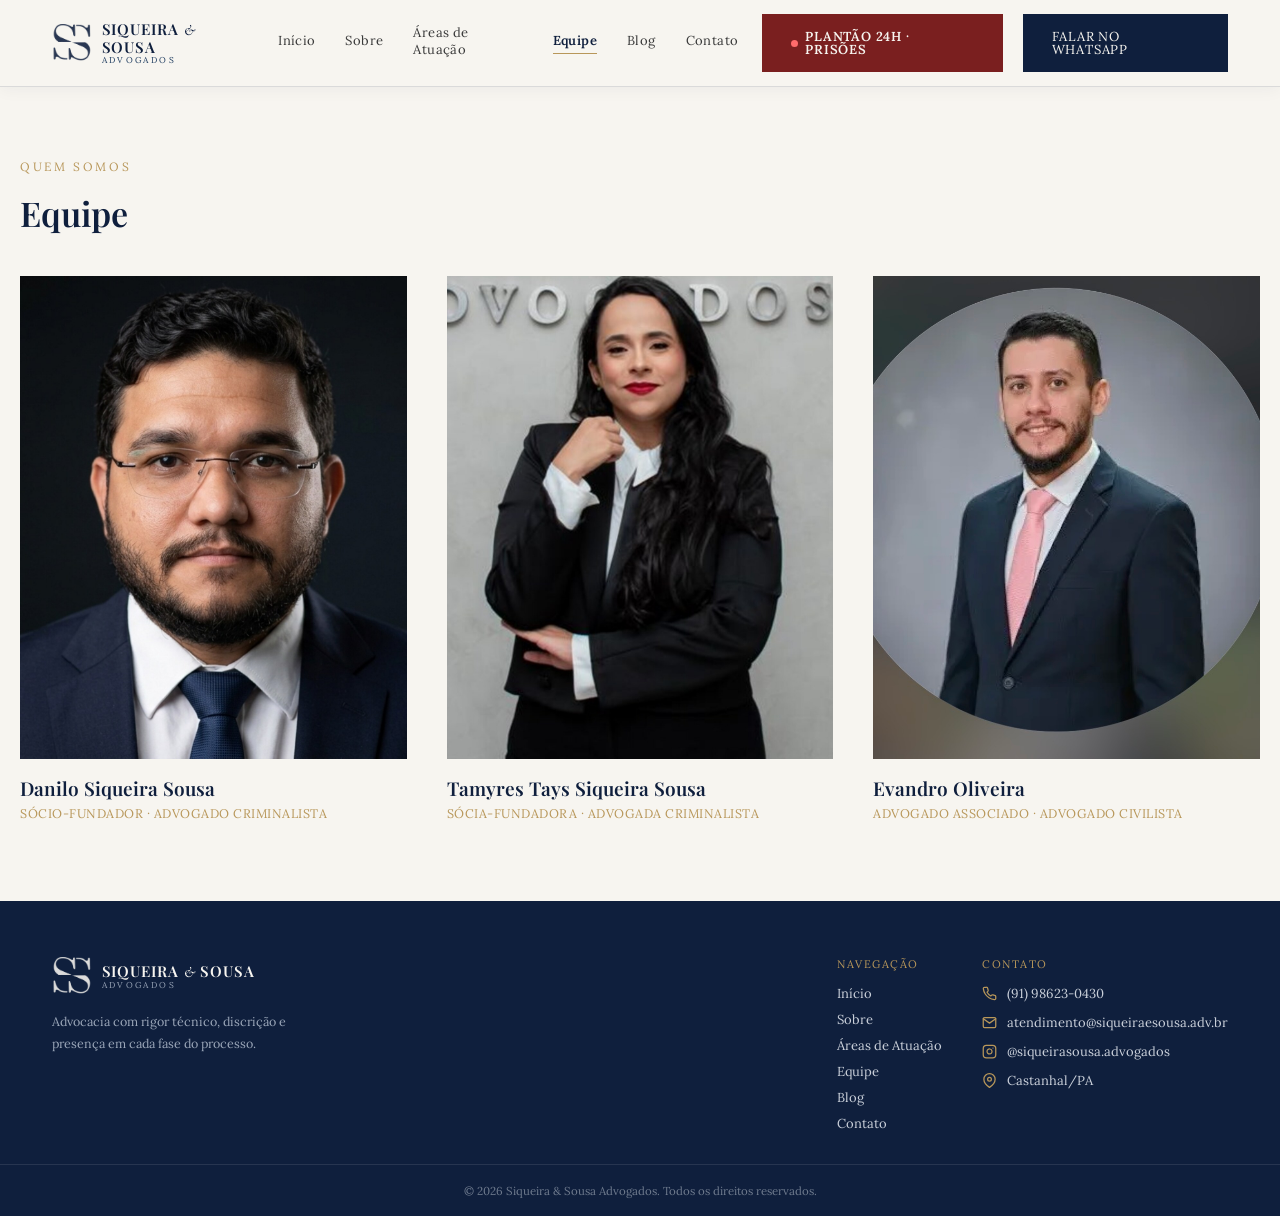
<file: equipe.html>
<!DOCTYPE html>
<html lang="pt-BR">
<head>
<meta charset="UTF-8">
<meta name="viewport" content="width=device-width, initial-scale=1.0">
<title>Equipe | Siqueira &amp; Sousa Advogados</title>
<meta name="description" content="Conheça a equipe do Siqueira & Sousa Advogados: Danilo Siqueira Sousa, Tamyres Tays Siqueira Sousa e Evandro Oliveira.">
<link rel="icon" href="assets/logo/logo-mono-navy.png">
<link rel="preconnect" href="https://fonts.googleapis.com">
<link rel="preconnect" href="https://fonts.gstatic.com" crossorigin>
<link href="https://fonts.googleapis.com/css2?family=Playfair+Display:ital,wght@0,500;0,600;0,700;1,500&family=Cormorant+Garamond:ital,wght@0,500;0,600;1,500&family=Lora:ital,wght@0,400;0,500;1,400&display=swap" rel="stylesheet">
<link rel="stylesheet" href="assets/css/style.css">
</head>
<body>

<header class="site-header">
  <div class="header-inner">
    <a href="index.html" class="brand">
      <img src="assets/logo/logo-mono-navy.png" alt="Siqueira & Sousa Advogados">
      <div class="brand-text">
        <span class="brand-name">SIQUEIRA <span class="amp">&amp;</span> SOUSA</span>
        <span class="brand-sub">ADVOGADOS</span>
      </div>
    </a>

    <nav class="main-nav">
      <a href="index.html">Início</a>
      <a href="sobre.html">Sobre</a>
      <a href="areas.html">Áreas de Atuação</a>
      <a href="equipe.html" class="active">Equipe</a>
      <a href="blog.html">Blog</a>
      <a href="contato.html">Contato</a>
    </nav>

    <div class="header-actions">
      <a href="https://wa.me/5591986230430?text=Ol%C3%A1%2C%20preciso%20de%20atendimento%20URGENTE%20-%20poss%C3%ADvel%20pris%C3%A3o%20em%20flagrante." target="_blank" rel="noopener" class="btn btn-urgent">Plantão 24h · Prisões</a>
      <a href="https://wa.me/5591986230430?text=Ol%C3%A1%2C%20preciso%20de%20orienta%C3%A7%C3%A3o%20jur%C3%ADdica." target="_blank" rel="noopener" class="btn btn-solid">Falar no WhatsApp</a>
      <button class="hamburger" aria-label="Menu">
        <span></span><span></span><span></span>
      </button>
    </div>
  </div>
  <nav class="mobile-nav">
    <a href="index.html">Início</a>
    <a href="sobre.html">Sobre</a>
    <a href="areas.html">Áreas de Atuação</a>
    <a href="equipe.html" class="active">Equipe</a>
    <a href="blog.html">Blog</a>
    <a href="contato.html">Contato</a>
    <a href="https://wa.me/5591986230430?text=Ol%C3%A1%2C%20preciso%20de%20atendimento%20URGENTE%20-%20poss%C3%ADvel%20pris%C3%A3o%20em%20flagrante." target="_blank" rel="noopener" class="btn btn-urgent">Plantão 24h · Prisões</a>
    <a href="https://wa.me/5591986230430?text=Ol%C3%A1%2C%20preciso%20de%20orienta%C3%A7%C3%A3o%20jur%C3%ADdica." target="_blank" rel="noopener" class="btn btn-solid">Falar no WhatsApp</a>
  </nav>
</header>

<main>
  <section class="wrap section">
    <div class="eyebrow">Quem somos</div>
    <h1 style="font-size:34px; margin-bottom:40px;">Equipe</h1>
    <div class="team-grid">
      <div class="team-card">
        <div class="ratio-4-5">
          <img src="assets/img/team-danilo.jpg" alt="Danilo Siqueira Sousa">
        </div>
        <div>
          <div class="team-name">Danilo Siqueira Sousa</div>
          <div class="team-role">Sócio-fundador · Advogado Criminalista</div>
        </div>
      </div>
      <div class="team-card">
        <div class="ratio-4-5">
          <img src="assets/img/team-tamyres-zoom.jpg" alt="Tamyres Tays Siqueira Sousa">
        </div>
        <div>
          <div class="team-name">Tamyres Tays Siqueira Sousa</div>
          <div class="team-role">Sócia-fundadora · Advogada Criminalista</div>
        </div>
      </div>
      <div class="team-card">
        <div class="ratio-4-5">
          <img src="assets/img/team-evandro.jpg" alt="Evandro Oliveira">
        </div>
        <div>
          <div class="team-name">Evandro Oliveira</div>
          <div class="team-role">Advogado associado · Advogado Civilista</div>
        </div>
      </div>
    </div>
  </section>
</main>

<footer class="site-footer">
  <div class="footer-inner">
    <div class="footer-brand">
      <a href="index.html" class="brand">
        <img src="assets/logo/logo-mono-cream.png" alt="Siqueira & Sousa Advogados">
        <div class="brand-text">
          <span class="brand-name">SIQUEIRA <span class="amp">&amp;</span> SOUSA</span>
          <span class="brand-sub">ADVOGADOS</span>
        </div>
      </a>
      <p class="footer-tagline">Advocacia com rigor técnico, discrição e presença em cada fase do processo.</p>
    </div>
    <div>
      <div class="footer-col-title">Navegação</div>
      <div class="footer-links">
        <a href="index.html">Início</a>
        <a href="sobre.html">Sobre</a>
        <a href="areas.html">Áreas de Atuação</a>
        <a href="equipe.html">Equipe</a>
        <a href="blog.html">Blog</a>
        <a href="contato.html">Contato</a>
      </div>
    </div>
    <div>
      <div class="footer-col-title">Contato</div>
      <div class="footer-contact">
        <div><svg viewBox="0 0 24 24" fill="none" stroke="currentColor" stroke-width="2" stroke-linecap="round" stroke-linejoin="round"><path d="M22 16.92v3a2 2 0 0 1-2.18 2 19.79 19.79 0 0 1-8.63-3.07 19.5 19.5 0 0 1-6-6 19.79 19.79 0 0 1-3.07-8.67A2 2 0 0 1 4.11 2h3a2 2 0 0 1 2 1.72c.127.96.361 1.903.7 2.81a2 2 0 0 1-.45 2.11L8.09 9.91a16 16 0 0 0 6 6l1.27-1.27a2 2 0 0 1 2.11-.45c.907.339 1.85.573 2.81.7A2 2 0 0 1 22 16.92z"></path></svg>(91) 98623-0430</div>
        <div><svg viewBox="0 0 24 24" fill="none" stroke="currentColor" stroke-width="2" stroke-linecap="round" stroke-linejoin="round"><path d="M4 4h16c1.1 0 2 .9 2 2v12c0 1.1-.9 2-2 2H4c-1.1 0-2-.9-2-2V6c0-1.1.9-2 2-2z"></path><polyline points="22 6 12 13 2 6"></polyline></svg>atendimento@siqueiraesousa.adv.br</div>
        <div><svg viewBox="0 0 24 24" fill="none" stroke="currentColor" stroke-width="2" stroke-linecap="round" stroke-linejoin="round"><rect x="2" y="2" width="20" height="20" rx="5" ry="5"></rect><path d="M16 11.37A4 4 0 1 1 12.63 8 4 4 0 0 1 16 11.37z"></path><line x1="17.5" y1="6.5" x2="17.5" y2="6.5"></line></svg>@siqueirasousa.advogados</div>
        <div><svg viewBox="0 0 24 24" fill="none" stroke="currentColor" stroke-width="2" stroke-linecap="round" stroke-linejoin="round"><path d="M21 10c0 7-9 13-9 13s-9-6-9-13a9 9 0 0 1 18 0z"></path><circle cx="12" cy="10" r="3"></circle></svg>Castanhal/PA</div>
      </div>
    </div>
  </div>
  <div class="footer-bottom">© <span id="footer-year">2026</span> Siqueira &amp; Sousa Advogados. Todos os direitos reservados.</div>
</footer>

<script src="assets/js/main.js"></script>
</body>
</html>
</file>
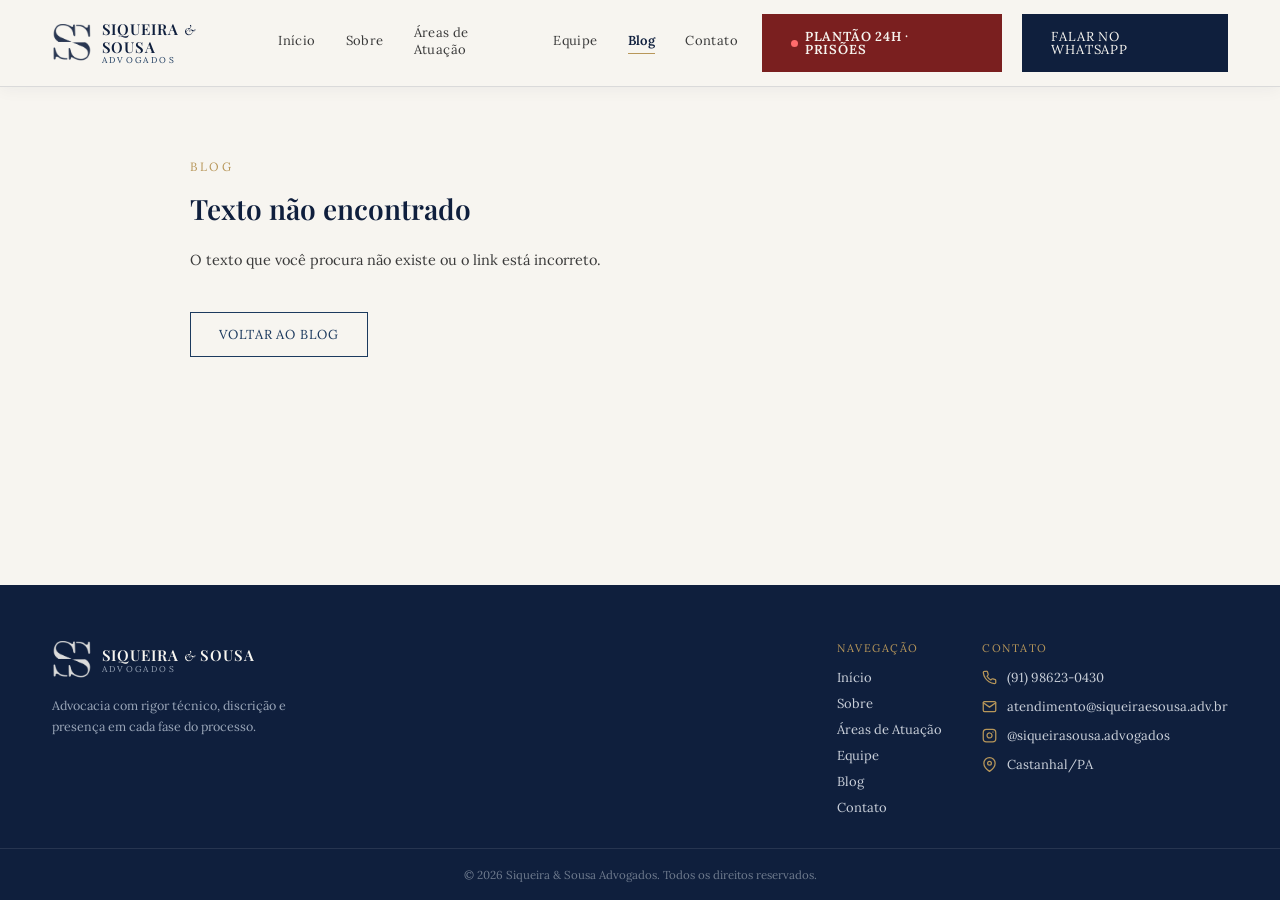
<file: post.html>
<!DOCTYPE html>
<html lang="pt-BR">
<head>
<meta charset="UTF-8">
<meta name="viewport" content="width=device-width, initial-scale=1.0">
<title>Blog | Siqueira &amp; Sousa Advogados</title>
<meta name="description" content="Conteúdo jurídico sobre direito criminal e processo penal, pelo Siqueira & Sousa Advogados.">
<link rel="icon" href="assets/logo/logo-mono-navy.png">
<link rel="preconnect" href="https://fonts.googleapis.com">
<link rel="preconnect" href="https://fonts.gstatic.com" crossorigin>
<link href="https://fonts.googleapis.com/css2?family=Playfair+Display:ital,wght@0,500;0,600;0,700;1,500&family=Cormorant+Garamond:ital,wght@0,500;0,600;1,500&family=Lora:ital,wght@0,400;0,500;1,400&display=swap" rel="stylesheet">
<link rel="stylesheet" href="assets/css/style.css">
</head>
<body>

<header class="site-header">
  <div class="header-inner">
    <a href="index.html" class="brand">
      <img src="assets/logo/logo-mono-navy.png" alt="Siqueira & Sousa Advogados">
      <div class="brand-text">
        <span class="brand-name">SIQUEIRA <span class="amp">&amp;</span> SOUSA</span>
        <span class="brand-sub">ADVOGADOS</span>
      </div>
    </a>

    <nav class="main-nav">
      <a href="index.html">Início</a>
      <a href="sobre.html">Sobre</a>
      <a href="areas.html">Áreas de Atuação</a>
      <a href="equipe.html">Equipe</a>
      <a href="blog.html" class="active">Blog</a>
      <a href="contato.html">Contato</a>
    </nav>

    <div class="header-actions">
      <a href="https://wa.me/5591986230430?text=Ol%C3%A1%2C%20preciso%20de%20atendimento%20URGENTE%20-%20poss%C3%ADvel%20pris%C3%A3o%20em%20flagrante." target="_blank" rel="noopener" class="btn btn-urgent">Plantão 24h · Prisões</a>
      <a href="https://wa.me/5591986230430?text=Ol%C3%A1%2C%20preciso%20de%20orienta%C3%A7%C3%A3o%20jur%C3%ADdica." target="_blank" rel="noopener" class="btn btn-solid">Falar no WhatsApp</a>
      <button class="hamburger" aria-label="Menu">
        <span></span><span></span><span></span>
      </button>
    </div>
  </div>
  <nav class="mobile-nav">
    <a href="index.html">Início</a>
    <a href="sobre.html">Sobre</a>
    <a href="areas.html">Áreas de Atuação</a>
    <a href="equipe.html">Equipe</a>
    <a href="blog.html" class="active">Blog</a>
    <a href="contato.html">Contato</a>
    <a href="https://wa.me/5591986230430?text=Ol%C3%A1%2C%20preciso%20de%20atendimento%20URGENTE%20-%20poss%C3%ADvel%20pris%C3%A3o%20em%20flagrante." target="_blank" rel="noopener" class="btn btn-urgent">Plantão 24h · Prisões</a>
    <a href="https://wa.me/5591986230430?text=Ol%C3%A1%2C%20preciso%20de%20orienta%C3%A7%C3%A3o%20jur%C3%ADdica." target="_blank" rel="noopener" class="btn btn-solid">Falar no WhatsApp</a>
  </nav>
</header>

<main>
  <section class="wrap-narrow section" id="post-detail">
    <!-- Preenchido automaticamente a partir de assets/data/posts.js, conforme o link clicado -->
  </section>
</main>

<footer class="site-footer">
  <div class="footer-inner">
    <div class="footer-brand">
      <a href="index.html" class="brand">
        <img src="assets/logo/logo-mono-cream.png" alt="Siqueira & Sousa Advogados">
        <div class="brand-text">
          <span class="brand-name">SIQUEIRA <span class="amp">&amp;</span> SOUSA</span>
          <span class="brand-sub">ADVOGADOS</span>
        </div>
      </a>
      <p class="footer-tagline">Advocacia com rigor técnico, discrição e presença em cada fase do processo.</p>
    </div>
    <div>
      <div class="footer-col-title">Navegação</div>
      <div class="footer-links">
        <a href="index.html">Início</a>
        <a href="sobre.html">Sobre</a>
        <a href="areas.html">Áreas de Atuação</a>
        <a href="equipe.html">Equipe</a>
        <a href="blog.html">Blog</a>
        <a href="contato.html">Contato</a>
      </div>
    </div>
    <div>
      <div class="footer-col-title">Contato</div>
      <div class="footer-contact">
        <div><svg viewBox="0 0 24 24" fill="none" stroke="currentColor" stroke-width="2" stroke-linecap="round" stroke-linejoin="round"><path d="M22 16.92v3a2 2 0 0 1-2.18 2 19.79 19.79 0 0 1-8.63-3.07 19.5 19.5 0 0 1-6-6 19.79 19.79 0 0 1-3.07-8.67A2 2 0 0 1 4.11 2h3a2 2 0 0 1 2 1.72c.127.96.361 1.903.7 2.81a2 2 0 0 1-.45 2.11L8.09 9.91a16 16 0 0 0 6 6l1.27-1.27a2 2 0 0 1 2.11-.45c.907.339 1.85.573 2.81.7A2 2 0 0 1 22 16.92z"></path></svg>(91) 98623-0430</div>
        <div><svg viewBox="0 0 24 24" fill="none" stroke="currentColor" stroke-width="2" stroke-linecap="round" stroke-linejoin="round"><path d="M4 4h16c1.1 0 2 .9 2 2v12c0 1.1-.9 2-2 2H4c-1.1 0-2-.9-2-2V6c0-1.1.9-2 2-2z"></path><polyline points="22 6 12 13 2 6"></polyline></svg>atendimento@siqueiraesousa.adv.br</div>
        <div><svg viewBox="0 0 24 24" fill="none" stroke="currentColor" stroke-width="2" stroke-linecap="round" stroke-linejoin="round"><rect x="2" y="2" width="20" height="20" rx="5" ry="5"></rect><path d="M16 11.37A4 4 0 1 1 12.63 8 4 4 0 0 1 16 11.37z"></path><line x1="17.5" y1="6.5" x2="17.5" y2="6.5"></line></svg>@siqueirasousa.advogados</div>
        <div><svg viewBox="0 0 24 24" fill="none" stroke="currentColor" stroke-width="2" stroke-linecap="round" stroke-linejoin="round"><path d="M21 10c0 7-9 13-9 13s-9-6-9-13a9 9 0 0 1 18 0z"></path><circle cx="12" cy="10" r="3"></circle></svg>Castanhal/PA</div>
      </div>
    </div>
  </div>
  <div class="footer-bottom">© <span id="footer-year">2026</span> Siqueira &amp; Sousa Advogados. Todos os direitos reservados.</div>
</footer>

<script src="assets/data/posts.js"></script>
<script src="assets/js/blog.js"></script>
<script src="assets/js/main.js"></script>
</body>
</html>
</file>
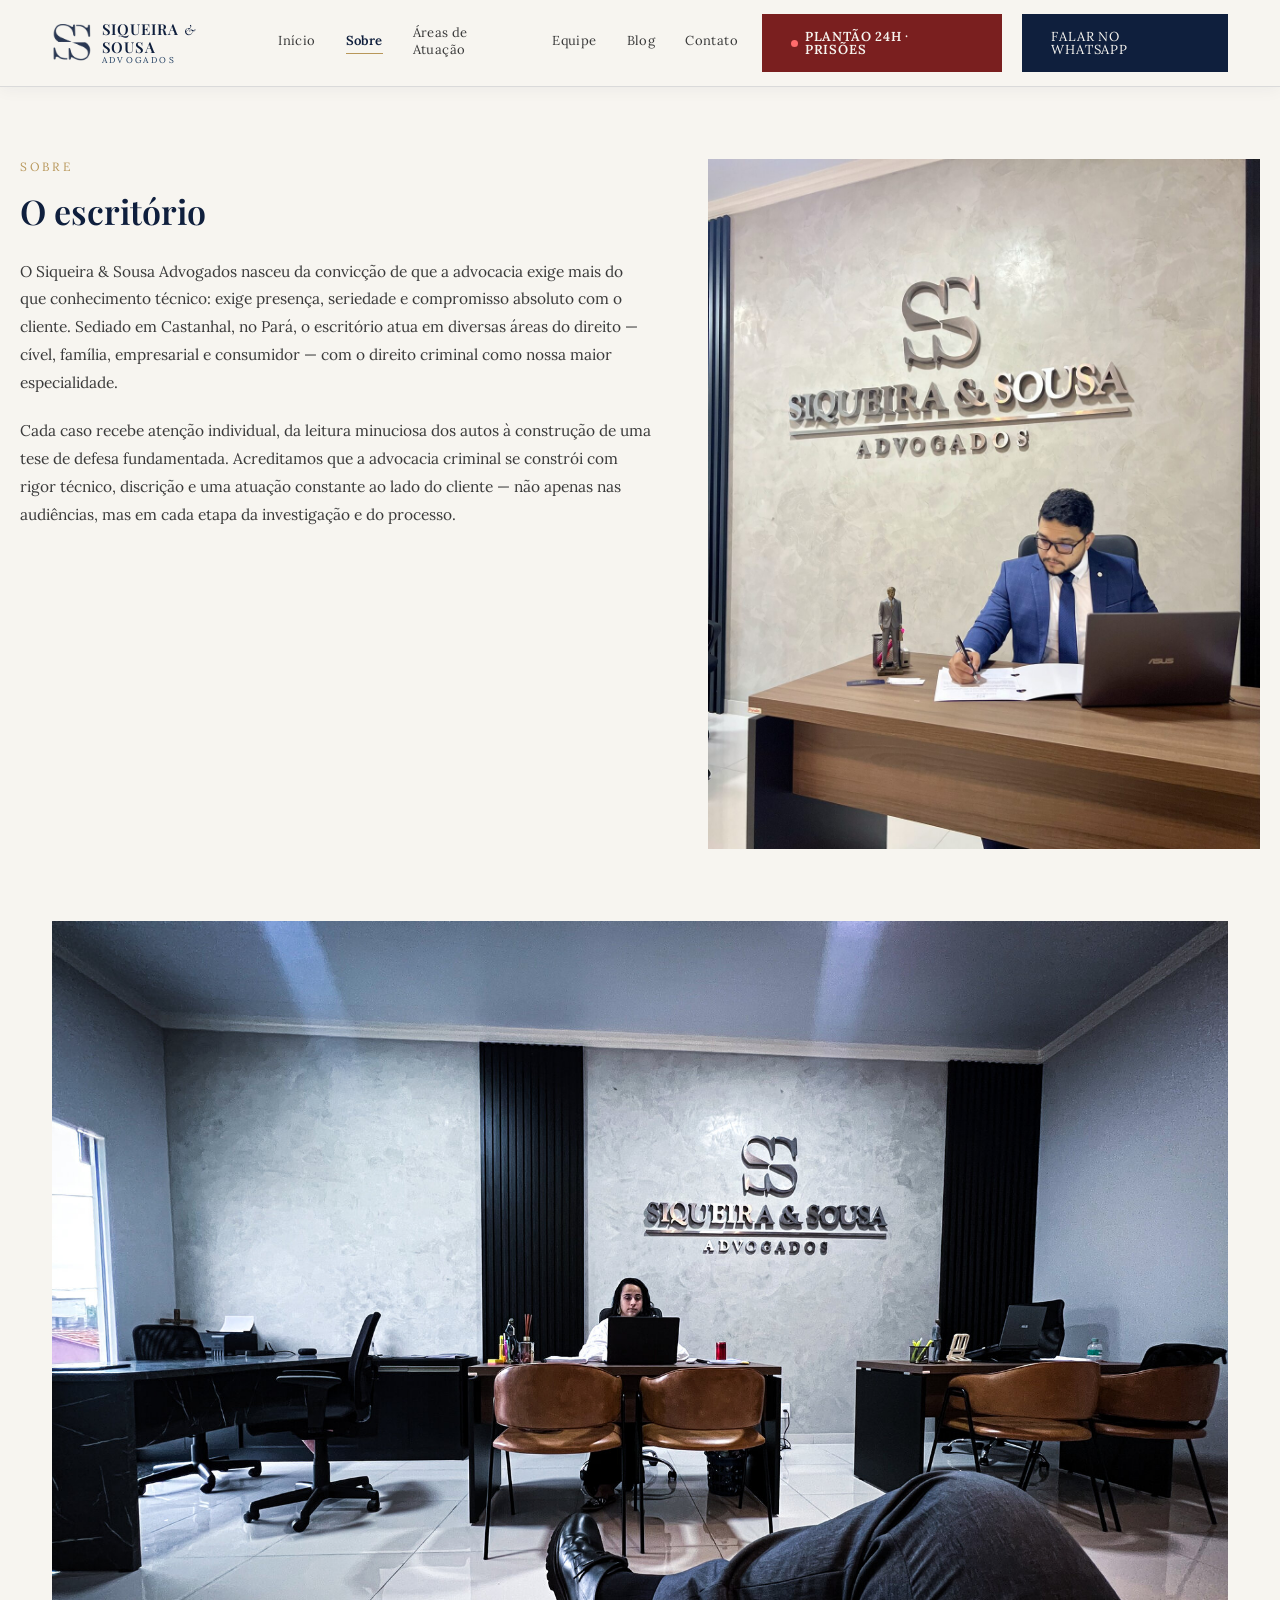
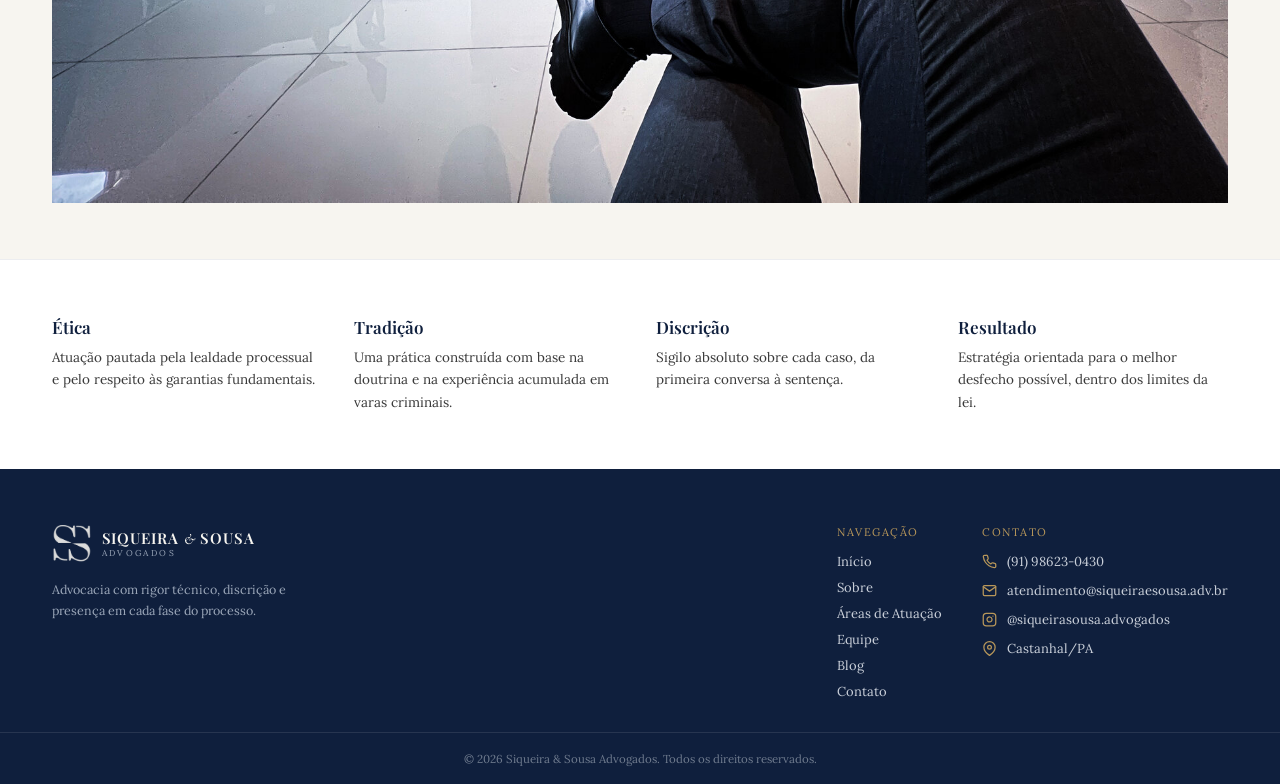
<file: sobre.html>
<!DOCTYPE html>
<html lang="pt-BR">
<head>
<meta charset="UTF-8">
<meta name="viewport" content="width=device-width, initial-scale=1.0">
<title>Sobre | Siqueira &amp; Sousa Advogados</title>
<meta name="description" content="Conheça o Siqueira & Sousa Advogados, escritório de advocacia criminal, cível, de família e empresarial em Castanhal/PA.">
<link rel="icon" href="assets/logo/logo-mono-navy.png">
<link rel="preconnect" href="https://fonts.googleapis.com">
<link rel="preconnect" href="https://fonts.gstatic.com" crossorigin>
<link href="https://fonts.googleapis.com/css2?family=Playfair+Display:ital,wght@0,500;0,600;0,700;1,500&family=Cormorant+Garamond:ital,wght@0,500;0,600;1,500&family=Lora:ital,wght@0,400;0,500;1,400&display=swap" rel="stylesheet">
<link rel="stylesheet" href="assets/css/style.css">
</head>
<body>

<header class="site-header">
  <div class="header-inner">
    <a href="index.html" class="brand">
      <img src="assets/logo/logo-mono-navy.png" alt="Siqueira & Sousa Advogados">
      <div class="brand-text">
        <span class="brand-name">SIQUEIRA <span class="amp">&amp;</span> SOUSA</span>
        <span class="brand-sub">ADVOGADOS</span>
      </div>
    </a>

    <nav class="main-nav">
      <a href="index.html">Início</a>
      <a href="sobre.html" class="active">Sobre</a>
      <a href="areas.html">Áreas de Atuação</a>
      <a href="equipe.html">Equipe</a>
      <a href="blog.html">Blog</a>
      <a href="contato.html">Contato</a>
    </nav>

    <div class="header-actions">
      <a href="https://wa.me/5591986230430?text=Ol%C3%A1%2C%20preciso%20de%20atendimento%20URGENTE%20-%20poss%C3%ADvel%20pris%C3%A3o%20em%20flagrante." target="_blank" rel="noopener" class="btn btn-urgent">Plantão 24h · Prisões</a>
      <a href="https://wa.me/5591986230430?text=Ol%C3%A1%2C%20preciso%20de%20orienta%C3%A7%C3%A3o%20jur%C3%ADdica." target="_blank" rel="noopener" class="btn btn-solid">Falar no WhatsApp</a>
      <button class="hamburger" aria-label="Menu">
        <span></span><span></span><span></span>
      </button>
    </div>
  </div>
  <nav class="mobile-nav">
    <a href="index.html">Início</a>
    <a href="sobre.html" class="active">Sobre</a>
    <a href="areas.html">Áreas de Atuação</a>
    <a href="equipe.html">Equipe</a>
    <a href="blog.html">Blog</a>
    <a href="contato.html">Contato</a>
    <a href="https://wa.me/5591986230430?text=Ol%C3%A1%2C%20preciso%20de%20atendimento%20URGENTE%20-%20poss%C3%ADvel%20pris%C3%A3o%20em%20flagrante." target="_blank" rel="noopener" class="btn btn-urgent">Plantão 24h · Prisões</a>
    <a href="https://wa.me/5591986230430?text=Ol%C3%A1%2C%20preciso%20de%20orienta%C3%A7%C3%A3o%20jur%C3%ADdica." target="_blank" rel="noopener" class="btn btn-solid">Falar no WhatsApp</a>
  </nav>
</header>

<main>

  <section class="wrap section hero" style="align-items: flex-start;">
    <div class="hero-text">
      <div class="eyebrow">Sobre</div>
      <h1 style="font-size:34px; margin-bottom:24px;">O escritório</h1>
      <p style="font-size:15.5px; line-height:1.8; margin:0 0 20px;">O Siqueira &amp; Sousa Advogados nasceu da convicção de que a advocacia exige mais do que conhecimento técnico: exige presença, seriedade e compromisso absoluto com o cliente. Sediado em Castanhal, no Pará, o escritório atua em diversas áreas do direito — cível, família, empresarial e consumidor — com o direito criminal como nossa maior especialidade.</p>
      <p style="font-size:15.5px; line-height:1.8; margin:0;">Cada caso recebe atenção individual, da leitura minuciosa dos autos à construção de uma tese de defesa fundamentada. Acreditamos que a advocacia criminal se constrói com rigor técnico, discrição e uma atuação constante ao lado do cliente — não apenas nas audiências, mas em cada etapa da investigação e do processo.</p>
    </div>
    <div class="hero-media ratio-4-5" style="flex: 1 1 340px; min-width: 280px;">
      <img src="assets/img/hero-sobre.jpg" alt="Dr. Danilo Siqueira Sousa no escritório">
    </div>
  </section>

  <section class="wrap" style="padding: 0 32px 56px;">
    <img src="assets/img/sobre-escritorio-wide.jpg" alt="Escritório Siqueira & Sousa Advogados" style="width:100%; height:auto;">
  </section>

  <section class="section-white">
    <div class="wrap values-grid" style="padding: 56px 32px;">
      <div>
        <div class="value-title">Ética</div>
        <div class="value-desc">Atuação pautada pela lealdade processual e pelo respeito às garantias fundamentais.</div>
      </div>
      <div>
        <div class="value-title">Tradição</div>
        <div class="value-desc">Uma prática construída com base na doutrina e na experiência acumulada em varas criminais.</div>
      </div>
      <div>
        <div class="value-title">Discrição</div>
        <div class="value-desc">Sigilo absoluto sobre cada caso, da primeira conversa à sentença.</div>
      </div>
      <div>
        <div class="value-title">Resultado</div>
        <div class="value-desc">Estratégia orientada para o melhor desfecho possível, dentro dos limites da lei.</div>
      </div>
    </div>
  </section>

</main>

<footer class="site-footer">
  <div class="footer-inner">
    <div class="footer-brand">
      <a href="index.html" class="brand">
        <img src="assets/logo/logo-mono-cream.png" alt="Siqueira & Sousa Advogados">
        <div class="brand-text">
          <span class="brand-name">SIQUEIRA <span class="amp">&amp;</span> SOUSA</span>
          <span class="brand-sub">ADVOGADOS</span>
        </div>
      </a>
      <p class="footer-tagline">Advocacia com rigor técnico, discrição e presença em cada fase do processo.</p>
    </div>
    <div>
      <div class="footer-col-title">Navegação</div>
      <div class="footer-links">
        <a href="index.html">Início</a>
        <a href="sobre.html">Sobre</a>
        <a href="areas.html">Áreas de Atuação</a>
        <a href="equipe.html">Equipe</a>
        <a href="blog.html">Blog</a>
        <a href="contato.html">Contato</a>
      </div>
    </div>
    <div>
      <div class="footer-col-title">Contato</div>
      <div class="footer-contact">
        <div><svg viewBox="0 0 24 24" fill="none" stroke="currentColor" stroke-width="2" stroke-linecap="round" stroke-linejoin="round"><path d="M22 16.92v3a2 2 0 0 1-2.18 2 19.79 19.79 0 0 1-8.63-3.07 19.5 19.5 0 0 1-6-6 19.79 19.79 0 0 1-3.07-8.67A2 2 0 0 1 4.11 2h3a2 2 0 0 1 2 1.72c.127.96.361 1.903.7 2.81a2 2 0 0 1-.45 2.11L8.09 9.91a16 16 0 0 0 6 6l1.27-1.27a2 2 0 0 1 2.11-.45c.907.339 1.85.573 2.81.7A2 2 0 0 1 22 16.92z"></path></svg>(91) 98623-0430</div>
        <div><svg viewBox="0 0 24 24" fill="none" stroke="currentColor" stroke-width="2" stroke-linecap="round" stroke-linejoin="round"><path d="M4 4h16c1.1 0 2 .9 2 2v12c0 1.1-.9 2-2 2H4c-1.1 0-2-.9-2-2V6c0-1.1.9-2 2-2z"></path><polyline points="22 6 12 13 2 6"></polyline></svg>atendimento@siqueiraesousa.adv.br</div>
        <div><svg viewBox="0 0 24 24" fill="none" stroke="currentColor" stroke-width="2" stroke-linecap="round" stroke-linejoin="round"><rect x="2" y="2" width="20" height="20" rx="5" ry="5"></rect><path d="M16 11.37A4 4 0 1 1 12.63 8 4 4 0 0 1 16 11.37z"></path><line x1="17.5" y1="6.5" x2="17.5" y2="6.5"></line></svg>@siqueirasousa.advogados</div>
        <div><svg viewBox="0 0 24 24" fill="none" stroke="currentColor" stroke-width="2" stroke-linecap="round" stroke-linejoin="round"><path d="M21 10c0 7-9 13-9 13s-9-6-9-13a9 9 0 0 1 18 0z"></path><circle cx="12" cy="10" r="3"></circle></svg>Castanhal/PA</div>
      </div>
    </div>
  </div>
  <div class="footer-bottom">© <span id="footer-year">2026</span> Siqueira &amp; Sousa Advogados. Todos os direitos reservados.</div>
</footer>

<script src="assets/js/main.js"></script>
</body>
</html>
</file>
<file: assets/css/style.css>
/* ===================================================================
   Siqueira & Sousa Advogados — design tokens & shared styles
   =================================================================== */

:root {
  --navy: #0F1F3D;
  --petrol: #1C3A5E;
  --gold: #B8975A;
  --ivory: #F7F5F0;
  --graphite: #3A3A3A;
  --white: #FFFFFF;
  --border: rgba(15, 31, 61, 0.08);
  --border-strong: rgba(15, 31, 61, 0.12);
  --max-width: 1240px;
  --max-width-narrow: 900px;
}

* { box-sizing: border-box; }

html { scroll-behavior: smooth; }

body {
  margin: 0;
  background: var(--ivory);
  color: var(--graphite);
  font-family: 'Lora', serif;
  min-height: 100vh;
  display: flex;
  flex-direction: column;
}

a { color: var(--petrol); text-decoration: none; }
a:hover { color: var(--gold); }
::selection { background: var(--gold); color: var(--ivory); }

img { max-width: 100%; display: block; }

h1, h2, h3 {
  font-family: 'Playfair Display', serif;
  font-weight: 600;
  color: var(--navy);
  margin: 0;
}

.amp { font-family: 'Cormorant Garamond', serif; font-style: italic; font-weight: 500; }

.wrap {
  max-width: var(--max-width);
  margin: 0 auto;
  padding: 0 32px;
}

.wrap-narrow {
  max-width: var(--max-width-narrow);
  margin: 0 auto;
  padding: 0 32px;
}

.section {
  padding: 72px 0;
}

.section-tight {
  padding: 48px 0;
}

.section-white {
  background: var(--white);
  border-top: 1px solid var(--border);
}

.section-white-both {
  background: var(--white);
  border-top: 1px solid var(--border);
  border-bottom: 1px solid var(--border);
}

.eyebrow {
  font-size: 12px;
  letter-spacing: 0.22em;
  color: var(--gold);
  text-transform: uppercase;
  margin-bottom: 16px;
}

/* -------------------- Buttons -------------------- */
.btn {
  display: inline-block;
  text-decoration: none;
  cursor: pointer;
  padding: 15px 28px;
  font-size: 13px;
  letter-spacing: 0.06em;
  text-transform: uppercase;
  font-family: 'Lora', serif;
  border: 1px solid transparent;
  line-height: 1;
}

.btn-solid {
  background: var(--navy);
  color: var(--ivory);
}
.btn-solid:hover { background: var(--petrol); color: var(--ivory); }

.btn-outline {
  border: 1px solid var(--petrol);
  color: var(--petrol);
  background: transparent;
}
.btn-outline:hover { color: var(--gold); border-color: var(--gold); }

.btn-gold {
  background: var(--gold);
  color: var(--navy);
  font-weight: 600;
}
.btn-gold:hover { background: #a8865067; color: var(--navy); opacity: 0.9; }

.btn-urgent {
  background: #7A1F1F;
  color: var(--ivory);
  font-weight: 600;
  display: inline-flex;
  align-items: center;
  gap: 7px;
}
.btn-urgent::before {
  content: "";
  width: 7px;
  height: 7px;
  border-radius: 50%;
  background: #FF6B6B;
  flex-shrink: 0;
}
.btn-urgent:hover { background: #611818; color: var(--ivory); }

/* -------------------- Header -------------------- */
.site-header {
  position: sticky;
  top: 0;
  z-index: 50;
  background: var(--ivory);
  border-bottom: 1px solid var(--border-strong);
  box-shadow: 0 2px 16px rgba(15, 31, 61, 0.05);
}

.header-inner {
  max-width: var(--max-width);
  margin: 0 auto;
  padding: 14px 32px;
  display: flex;
  align-items: center;
  justify-content: space-between;
  gap: 24px;
}

.brand {
  display: flex;
  align-items: center;
  gap: 10px;
  cursor: pointer;
}
.brand img { height: 38px; width: auto; }
.brand-text { display: flex; flex-direction: column; line-height: 1.1; }
.brand-name {
  font-family: 'Playfair Display', serif;
  font-weight: 600;
  font-size: 15px;
  letter-spacing: 0.06em;
  color: var(--navy);
}
.brand-sub {
  font-size: 8.5px;
  letter-spacing: 0.28em;
  color: var(--petrol);
}

nav.main-nav {
  display: flex;
  align-items: center;
  gap: 30px;
}
nav.main-nav a {
  font-size: 13px;
  letter-spacing: 0.03em;
  color: var(--graphite);
  border-bottom: 1px solid transparent;
  padding-bottom: 4px;
}
nav.main-nav a.active {
  color: var(--navy);
  font-weight: 600;
  border-bottom: 1px solid var(--gold);
}
nav.main-nav a:hover { color: var(--navy); }

.header-actions { display: flex; align-items: center; gap: 20px; }

.hamburger {
  display: none;
  background: none;
  border: none;
  cursor: pointer;
  padding: 6px;
  flex-direction: column;
  gap: 5px;
}
.hamburger span { width: 24px; height: 2px; background: var(--navy); display: block; }

.mobile-nav {
  display: none;
  flex-direction: column;
  padding: 8px 32px 24px;
  gap: 4px;
  background: var(--ivory);
  border-top: 1px solid var(--border-strong);
}
.mobile-nav a {
  font-size: 15px;
  padding: 10px 4px;
  color: var(--graphite);
}
.mobile-nav a.active { color: var(--navy); font-weight: 600; }
.mobile-nav .btn { text-align: center; margin-top: 10px; }

@media (max-width: 900px) {
  .header-actions .btn-solid,
  .header-actions .btn-urgent { display: none; }
  nav.main-nav { display: none; }
  .hamburger { display: flex; }
  .mobile-nav.open { display: flex; }
}

/* -------------------- Footer -------------------- */
.site-footer { background: var(--navy); }
.footer-inner {
  max-width: var(--max-width);
  margin: 0 auto;
  padding: 56px 32px 32px;
  display: flex;
  flex-wrap: wrap;
  gap: 40px;
  justify-content: space-between;
}
.footer-brand { flex: 1 1 260px; min-width: 240px; }
.footer-brand .brand { cursor: default; margin-bottom: 16px; }
.footer-brand .brand-name { color: var(--ivory); }
.footer-brand .brand-sub { color: #9AA6B8; }
.footer-tagline { font-size: 12.5px; line-height: 1.7; color: #9AA6B8; max-width: 32ch; margin: 0; }
.footer-col-title {
  font-size: 11px;
  letter-spacing: 0.14em;
  color: var(--gold);
  text-transform: uppercase;
  margin-bottom: 14px;
}
.footer-links { display: flex; flex-direction: column; gap: 9px; }
.footer-links a { font-size: 13px; color: #C9CFD9; }
.footer-links a:hover { color: var(--gold); }
.footer-contact { display: flex; flex-direction: column; gap: 12px; font-size: 13px; color: #C9CFD9; }
.footer-contact > div { display: flex; align-items: center; gap: 10px; }
.footer-contact svg { flex-shrink: 0; width: 15px; height: 15px; color: var(--gold); }
.footer-bottom {
  border-top: 1px solid rgba(247, 245, 240, 0.1);
  padding: 18px 32px;
  text-align: center;
  font-size: 11.5px;
  color: #6E7A8D;
}

main { flex: 1; }

/* -------------------- Hero video (full-bleed) -------------------- */
.hero-video-wrap {
  position: relative;
  width: 100%;
  height: 78vh;
  min-height: 460px;
  max-height: 760px;
  overflow: hidden;
  background: #05070c;
}
.hero-video-wrap video {
  width: 100%;
  height: 100%;
  object-fit: cover;
  display: block;
}
.hero-video-scrim {
  position: absolute;
  inset: 0;
  background: linear-gradient(180deg, rgba(15,31,61,0.15) 0%, rgba(15,31,61,0.05) 45%, rgba(15,31,61,0.55) 100%);
  pointer-events: none;
}
.hero-video-sound {
  position: absolute;
  right: 20px;
  bottom: 20px;
  z-index: 5;
  background: rgba(15,31,61,0.55);
  color: var(--ivory);
  border: 1px solid rgba(247,245,240,0.4);
  padding: 9px 16px;
  font-size: 11px;
  letter-spacing: 0.08em;
  text-transform: uppercase;
  cursor: pointer;
  font-family: 'Lora', serif;
  backdrop-filter: blur(2px);
}
.hero-video-sound:hover { background: rgba(15,31,61,0.8); }

.hero-below {
  text-align: center;
  max-width: 760px;
  margin: 0 auto;
}
.hero-below .cta-row { justify-content: center; }

@media (max-width: 640px) {
  .hero-video-wrap { height: 58vh; min-height: 380px; }
}

/* -------------------- Hero -------------------- */
.hero {
  display: flex;
  flex-wrap: wrap;
  align-items: center;
  gap: 56px;
}
.hero-text { flex: 1 1 420px; min-width: 320px; }
.hero-media { flex: 1 1 380px; min-width: 300px; }
.hero-media img { width: 100%; height: 100%; object-fit: cover; }
.ratio-4-3 { aspect-ratio: 4 / 3; overflow: hidden; }
.ratio-4-5 { aspect-ratio: 4 / 5; overflow: hidden; }
.ratio-16-9 { aspect-ratio: 16 / 9; overflow: hidden; }

.hero h1 {
  font-size: 36px;
  line-height: 1.28;
  margin: 0 0 16px;
}
.hero p.lead {
  font-size: 16px;
  line-height: 1.7;
  max-width: 46ch;
  margin: 0 0 32px;
}
.cta-row { display: flex; flex-wrap: wrap; gap: 16px; }

/* -------------------- Value strip -------------------- */
.value-grid {
  display: grid;
  grid-template-columns: repeat(auto-fit, minmax(220px, 1fr));
  gap: 36px;
}
.value-item .diamond { color: var(--gold); margin-bottom: 8px; }
.value-item .value-title {
  font-family: 'Playfair Display', serif;
  font-weight: 600;
  font-size: 16px;
  color: var(--navy);
  margin-bottom: 8px;
}
.value-item .value-desc { font-size: 13.5px; line-height: 1.6; }

/* -------------------- Section header row -------------------- */
.section-head-row {
  display: flex;
  justify-content: space-between;
  align-items: flex-end;
  margin-bottom: 36px;
  flex-wrap: wrap;
  gap: 12px;
}
.section-head-row h2 { font-size: 28px; }
.see-all {
  font-size: 13px;
  letter-spacing: 0.04em;
  color: var(--petrol);
  border-bottom: 1px solid var(--gold);
  padding-bottom: 2px;
  white-space: nowrap;
}
.see-all:hover { color: var(--gold); }

/* -------------------- Area cards -------------------- */
.area-grid {
  display: grid;
  grid-template-columns: repeat(auto-fit, minmax(260px, 1fr));
  gap: 24px;
}
.area-card {
  background: var(--white);
  border: 1px solid var(--border);
  padding: 26px 24px;
  position: relative;
}
.area-card.big { padding: 30px 26px; }
.area-badge {
  position: absolute;
  top: 14px;
  right: 14px;
  font-size: 9px;
  letter-spacing: 0.08em;
  color: var(--gold);
  text-transform: uppercase;
  border: 1px solid var(--gold);
  padding: 3px 8px;
}
.area-rule { width: 26px; height: 1px; background: var(--gold); margin-bottom: 16px; }
.area-title {
  font-family: 'Playfair Display', serif;
  font-weight: 600;
  font-size: 16.5px;
  color: var(--navy);
  margin-bottom: 8px;
}
.area-desc { font-size: 13px; line-height: 1.65; margin-bottom: 12px; }
.area-tags { display: flex; flex-wrap: wrap; gap: 6px; }
.area-tags span {
  font-size: 10.5px;
  letter-spacing: 0.03em;
  color: var(--petrol);
  background: rgba(28, 58, 94, 0.07);
  padding: 4px 9px;
}

/* -------------------- Blog cards / list -------------------- */
.blog-grid {
  display: grid;
  grid-template-columns: repeat(auto-fit, minmax(280px, 1fr));
  gap: 28px;
}
.blog-card { display: flex; flex-direction: column; gap: 10px; }
.blog-date { font-size: 11.5px; letter-spacing: 0.08em; color: var(--gold); text-transform: uppercase; }
.blog-title { font-family: 'Playfair Display', serif; font-weight: 600; font-size: 17px; color: var(--navy); line-height: 1.35; }
.blog-excerpt { font-size: 13.5px; line-height: 1.65; }

.blog-list-item {
  padding: 30px 0;
  border-bottom: 1px solid rgba(15, 31, 61, 0.1);
  display: flex;
  flex-direction: column;
  gap: 10px;
}
.blog-list-item .blog-title { font-size: 21px; }
.blog-list-item .blog-excerpt { font-size: 14.5px; line-height: 1.7; max-width: 68ch; }

/* -------------------- CTA banner -------------------- */
.cta-banner { background: var(--navy); }
.cta-banner-inner {
  max-width: var(--max-width);
  margin: 0 auto;
  padding: 64px 32px;
  display: flex;
  flex-wrap: wrap;
  align-items: center;
  justify-content: space-between;
  gap: 24px;
}
.cta-banner h2 { color: var(--ivory); font-size: 26px; margin: 0 0 8px; }
.cta-banner p { font-size: 14px; color: #C9CFD9; margin: 0; }
.cta-banner-actions { display: flex; align-items: center; gap: 20px; flex-wrap: wrap; }
.cta-banner-phone { font-size: 15px; color: var(--ivory); letter-spacing: 0.03em; }

/* -------------------- Values grid (Sobre) -------------------- */
.values-grid {
  display: grid;
  grid-template-columns: repeat(auto-fit, minmax(220px, 1fr));
  gap: 32px;
}
.values-grid .value-title {
  font-family: 'Playfair Display', serif;
  font-weight: 600;
  font-size: 17px;
  color: var(--navy);
  margin-bottom: 8px;
}
.values-grid .value-desc { font-size: 13.5px; line-height: 1.65; }

/* -------------------- Team -------------------- */
.team-grid {
  display: grid;
  grid-template-columns: repeat(auto-fit, minmax(280px, 1fr));
  gap: 40px;
}
.team-card { display: flex; flex-direction: column; gap: 16px; }
.team-card img { width: 100%; height: 100%; object-fit: cover; }
.team-name { font-family: 'Playfair Display', serif; font-weight: 600; font-size: 19px; color: var(--navy); }
.team-role { font-size: 12.5px; letter-spacing: 0.04em; color: var(--gold); margin: 4px 0 8px; text-transform: uppercase; }
.team-bio { font-size: 13.5px; line-height: 1.65; }

/* -------------------- Video gallery -------------------- */
.video-grid {
  display: grid;
  grid-template-columns: repeat(auto-fit, minmax(280px, 1fr));
  gap: 28px;
}
.video-card { display: flex; flex-direction: column; gap: 10px; }
.video-card video { width: 100%; aspect-ratio: 16 / 9; object-fit: cover; background: #000; }
.video-caption-title { font-family: 'Playfair Display', serif; font-weight: 600; font-size: 15.5px; color: var(--navy); }
.video-caption-desc { font-size: 13px; line-height: 1.55; color: var(--graphite); }

/* -------------------- Contact -------------------- */
.contact-layout { display: flex; flex-wrap: wrap; gap: 56px; }
.contact-info { flex: 1 1 340px; min-width: 300px; }
.contact-item {
  display: flex;
  flex-direction: column;
  gap: 3px;
  font-size: 14.5px;
  color: var(--graphite);
}
.contact-item .label {
  color: var(--gold);
  letter-spacing: 0.08em;
  font-size: 11px;
  text-transform: uppercase;
}
.contact-list { display: flex; flex-direction: column; gap: 18px; margin-bottom: 32px; }
.map-wrap { margin-top: 40px; }
.map-wrap iframe { width: 100%; height: 100%; border: 0; }

.contact-form-card {
  flex: 1 1 360px;
  min-width: 300px;
  background: var(--white);
  border: 1px solid var(--border);
  padding: 36px 32px;
}
.contact-form-card h2 { font-size: 19px; margin: 0 0 22px; }
.form-field {
  width: 100%;
  border: none;
  border-bottom: 1px solid rgba(15, 31, 61, 0.25);
  background: transparent;
  padding: 8px 2px;
  font-size: 14px;
  font-family: 'Lora', serif;
  color: var(--graphite);
  outline: none;
}
.form-stack { display: flex; flex-direction: column; gap: 16px; }
.form-submit { margin-top: 6px; width: 100%; text-align: center; border: none; }

/* -------------------- Utility -------------------- */
@media (max-width: 640px) {
  .hero h1 { font-size: 28px; }
  .section { padding: 48px 0; }
}
</file>
